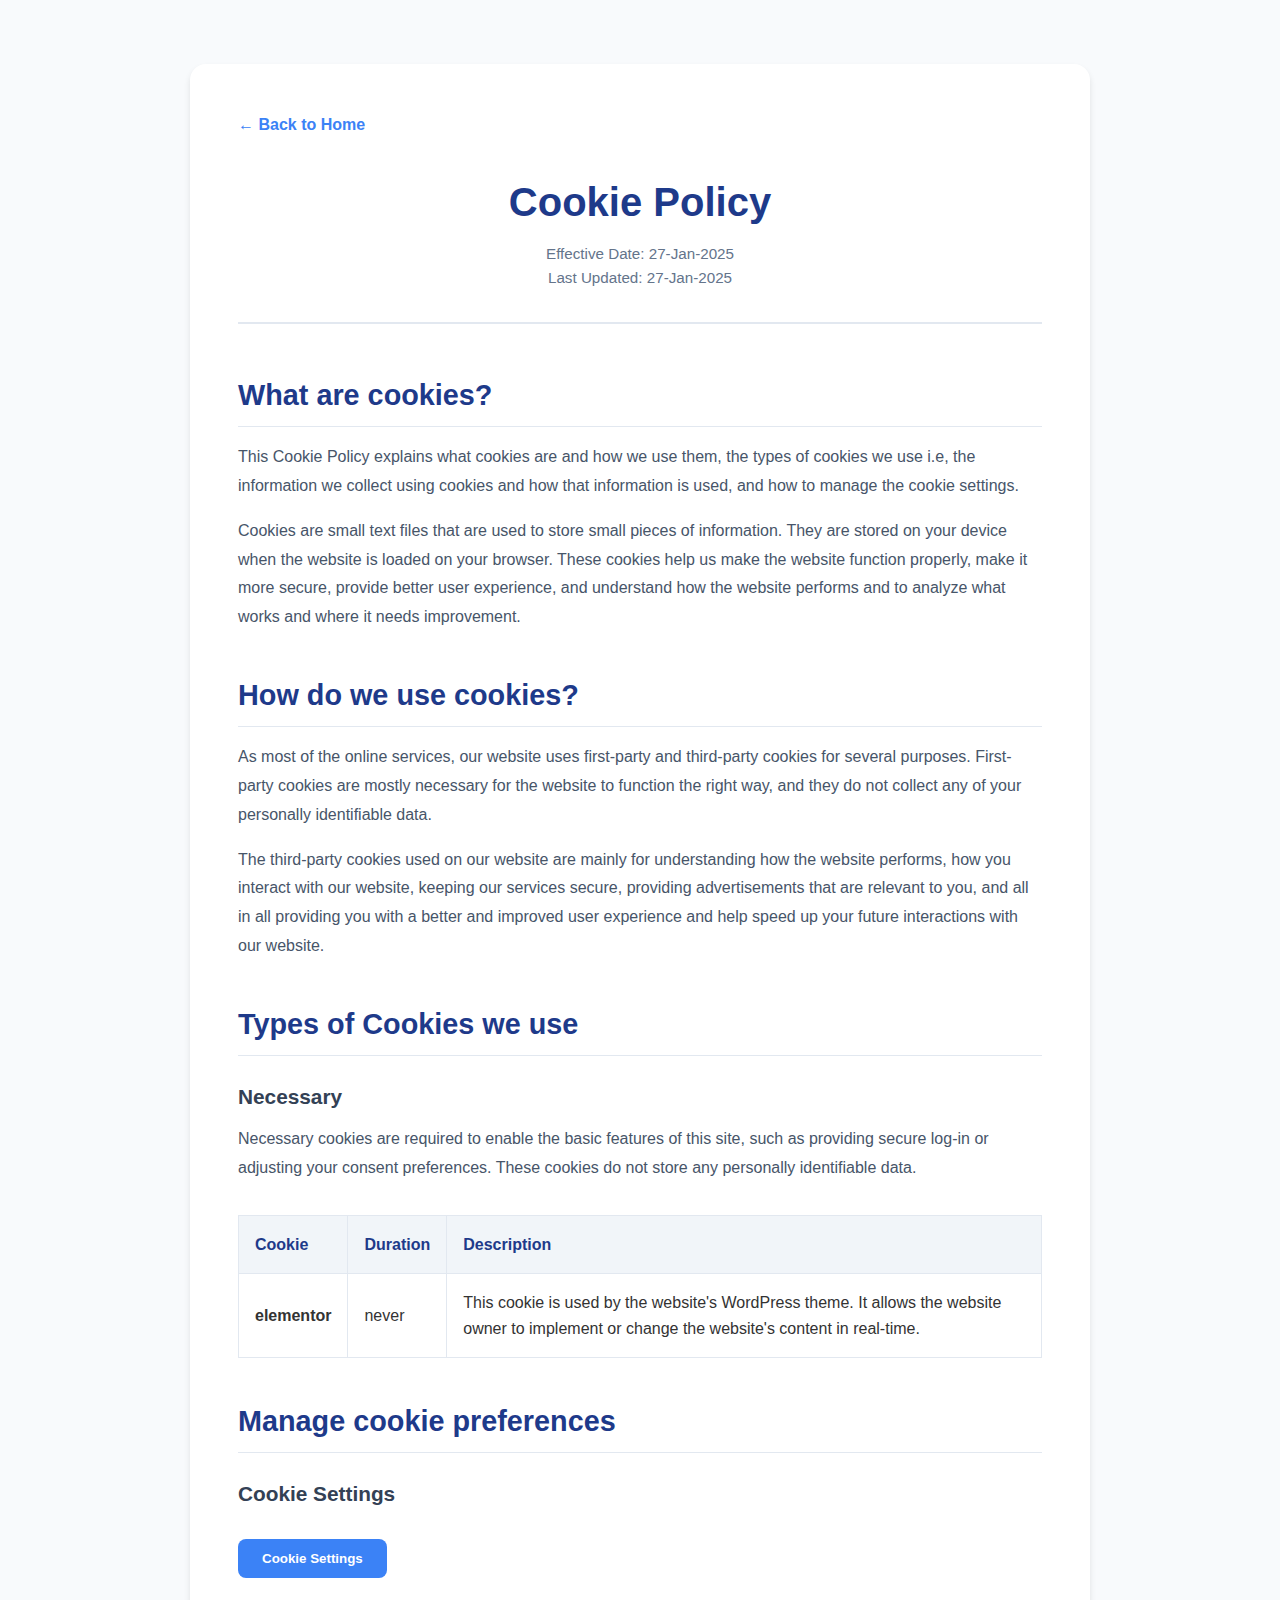
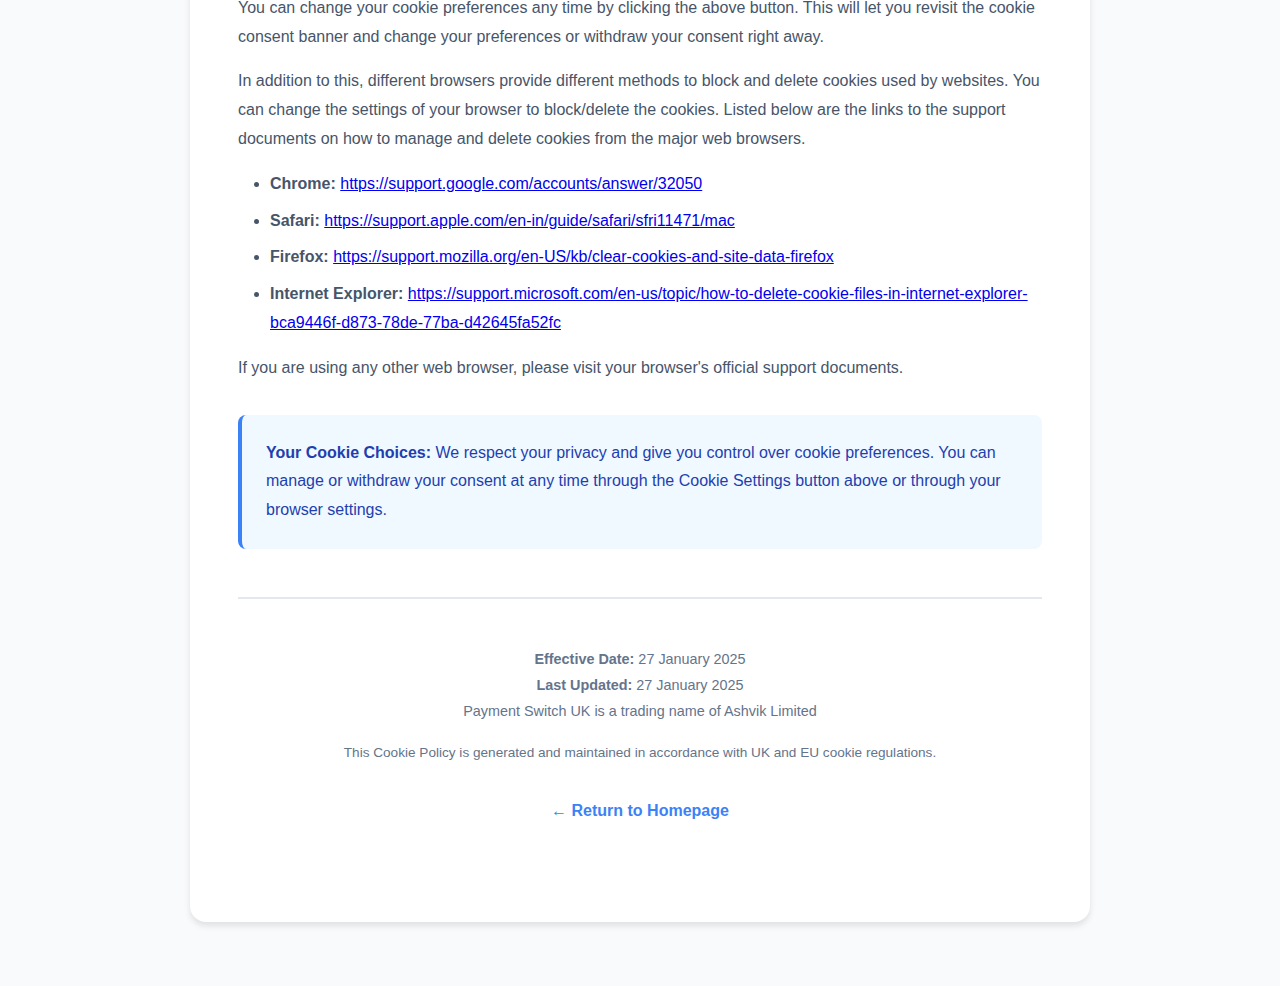
<file: cookies.html>
<!DOCTYPE html>
<html lang="en-GB">
<head>
<meta charset="UTF-8">
<meta name="viewport" content="width=device-width, initial-scale=1.0">
<title>Cookie Policy | Payment Switch UK</title>
<meta name="description" content="Cookie Policy for Payment Switch UK - How we use cookies on our website.">
<meta name="robots" content="index, follow">
<link rel="stylesheet" href="style.css">
<style>
.legal-page {
  background: #f8fafc;
  padding: 4rem 0;
  min-height: 100vh;
}

.legal-container {
  max-width: 900px;
  margin: 0 auto;
  padding: 0 2rem;
  background: white;
  border-radius: 1rem;
  box-shadow: 0 4px 6px rgba(0,0,0,0.1);
  padding: 3rem;
}

.legal-header {
  text-align: center;
  margin-bottom: 3rem;
  padding-bottom: 2rem;
  border-bottom: 2px solid #e2e8f0;
}

.legal-header h1 {
  color: #1e3a8a;
  font-size: 2.5rem;
  margin-bottom: 0.5rem;
}

.legal-header .last-updated {
  color: #64748b;
  font-size: 0.95rem;
}

.legal-content h2 {
  color: #1e3a8a;
  font-size: 1.8rem;
  margin-top: 2.5rem;
  margin-bottom: 1rem;
  padding-bottom: 0.5rem;
  border-bottom: 1px solid #e2e8f0;
}

.legal-content h3 {
  color: #334155;
  font-size: 1.3rem;
  margin-top: 1.5rem;
  margin-bottom: 0.75rem;
}

.legal-content p {
  color: #475569;
  line-height: 1.8;
  margin-bottom: 1rem;
}

.legal-content ul, .legal-content ol {
  margin-left: 2rem;
  margin-bottom: 1rem;
}

.legal-content li {
  color: #475569;
  line-height: 1.8;
  margin-bottom: 0.5rem;
}

.highlight-box {
  background: #f0f9ff;
  border-left: 4px solid #3b82f6;
  padding: 1.5rem;
  margin: 2rem 0;
  border-radius: 0.5rem;
}

.highlight-box p {
  margin: 0;
  color: #1e40af;
  font-weight: 500;
}

.back-home {
  display: inline-block;
  margin-bottom: 2rem;
  color: #3b82f6;
  text-decoration: none;
  font-weight: 600;
}

.back-home:hover {
  text-decoration: underline;
}

.cookie-table {
  width: 100%;
  border-collapse: collapse;
  margin: 2rem 0;
}

.cookie-table th,
.cookie-table td {
  border: 1px solid #e2e8f0;
  padding: 1rem;
  text-align: left;
}

.cookie-table th {
  background: #f1f5f9;
  color: #1e3a8a;
  font-weight: 600;
}

.cookie-settings-btn {
  display: inline-block;
  background: #3b82f6;
  color: white;
  padding: 0.75rem 1.5rem;
  border-radius: 0.5rem;
  text-decoration: none;
  font-weight: 600;
  margin: 1rem 0;
  cursor: pointer;
  border: none;
  transition: background 0.3s ease;
}

.cookie-settings-btn:hover {
  background: #2563eb;
}
</style>
</head>
<body>

<div class="legal-page">
  <div class="legal-container">
    <a href="index.html" class="back-home">← Back to Home</a>
    
    <div class="legal-header">
      <h1>Cookie Policy</h1>
      <p class="last-updated">Effective Date: 27-Jan-2025</p>
      <p class="last-updated">Last Updated: 27-Jan-2025</p>
    </div>

    <div class="legal-content">
      
      <h2>What are cookies?</h2>
      
      <p>This Cookie Policy explains what cookies are and how we use them, the types of cookies we use i.e, the information we collect using cookies and how that information is used, and how to manage the cookie settings.</p>

      <p>Cookies are small text files that are used to store small pieces of information. They are stored on your device when the website is loaded on your browser. These cookies help us make the website function properly, make it more secure, provide better user experience, and understand how the website performs and to analyze what works and where it needs improvement.</p>

      <h2>How do we use cookies?</h2>
      
      <p>As most of the online services, our website uses first-party and third-party cookies for several purposes. First-party cookies are mostly necessary for the website to function the right way, and they do not collect any of your personally identifiable data.</p>

      <p>The third-party cookies used on our website are mainly for understanding how the website performs, how you interact with our website, keeping our services secure, providing advertisements that are relevant to you, and all in all providing you with a better and improved user experience and help speed up your future interactions with our website.</p>

      <h2>Types of Cookies we use</h2>

      <h3>Necessary</h3>
      
      <p>Necessary cookies are required to enable the basic features of this site, such as providing secure log-in or adjusting your consent preferences. These cookies do not store any personally identifiable data.</p>

      <table class="cookie-table">
        <thead>
          <tr>
            <th>Cookie</th>
            <th>Duration</th>
            <th>Description</th>
          </tr>
        </thead>
        <tbody>
          <tr>
            <td><strong>elementor</strong></td>
            <td>never</td>
            <td>This cookie is used by the website's WordPress theme. It allows the website owner to implement or change the website's content in real-time.</td>
          </tr>
        </tbody>
      </table>

      <h2>Manage cookie preferences</h2>

      <h3>Cookie Settings</h3>
      
      <button class="cookie-settings-btn" onclick="alert('Cookie settings panel would appear here. Please implement your cookie consent solution.')">Cookie Settings</button>

      <p>You can change your cookie preferences any time by clicking the above button. This will let you revisit the cookie consent banner and change your preferences or withdraw your consent right away.</p>

      <p>In addition to this, different browsers provide different methods to block and delete cookies used by websites. You can change the settings of your browser to block/delete the cookies. Listed below are the links to the support documents on how to manage and delete cookies from the major web browsers.</p>

      <ul>
        <li><strong>Chrome:</strong> <a href="https://support.google.com/accounts/answer/32050" target="_blank">https://support.google.com/accounts/answer/32050</a></li>
        <li><strong>Safari:</strong> <a href="https://support.apple.com/en-in/guide/safari/sfri11471/mac" target="_blank">https://support.apple.com/en-in/guide/safari/sfri11471/mac</a></li>
        <li><strong>Firefox:</strong> <a href="https://support.mozilla.org/en-US/kb/clear-cookies-and-site-data-firefox?redirectslug=delete-cookies-remove-info-websites-stored&redirectlocale=en-US" target="_blank">https://support.mozilla.org/en-US/kb/clear-cookies-and-site-data-firefox</a></li>
        <li><strong>Internet Explorer:</strong> <a href="https://support.microsoft.com/en-us/topic/how-to-delete-cookie-files-in-internet-explorer-bca9446f-d873-78de-77ba-d42645fa52fc" target="_blank">https://support.microsoft.com/en-us/topic/how-to-delete-cookie-files-in-internet-explorer-bca9446f-d873-78de-77ba-d42645fa52fc</a></li>
      </ul>

      <p>If you are using any other web browser, please visit your browser's official support documents.</p>

      <div class="highlight-box">
        <p><strong>Your Cookie Choices:</strong> We respect your privacy and give you control over cookie preferences. You can manage or withdraw your consent at any time through the Cookie Settings button above or through your browser settings.</p>
      </div>

      <hr style="margin: 3rem 0; border: none; border-top: 2px solid #e2e8f0;">
      
      <p style="text-align: center; color: #64748b; font-size: 0.9rem;">
        <strong>Effective Date:</strong> 27 January 2025<br>
        <strong>Last Updated:</strong> 27 January 2025<br>
        Payment Switch UK is a trading name of Ashvik Limited
      </p>

      <p style="text-align: center; color: #64748b; font-size: 0.85rem; margin-top: 1rem;">
        This Cookie Policy is generated and maintained in accordance with UK and EU cookie regulations.
      </p>
      
      <p style="text-align: center; margin-top: 2rem;">
        <a href="index.html" class="back-home">← Return to Homepage</a>
      </p>

    </div>
  </div>
</div>

</body>
</html>
</file>
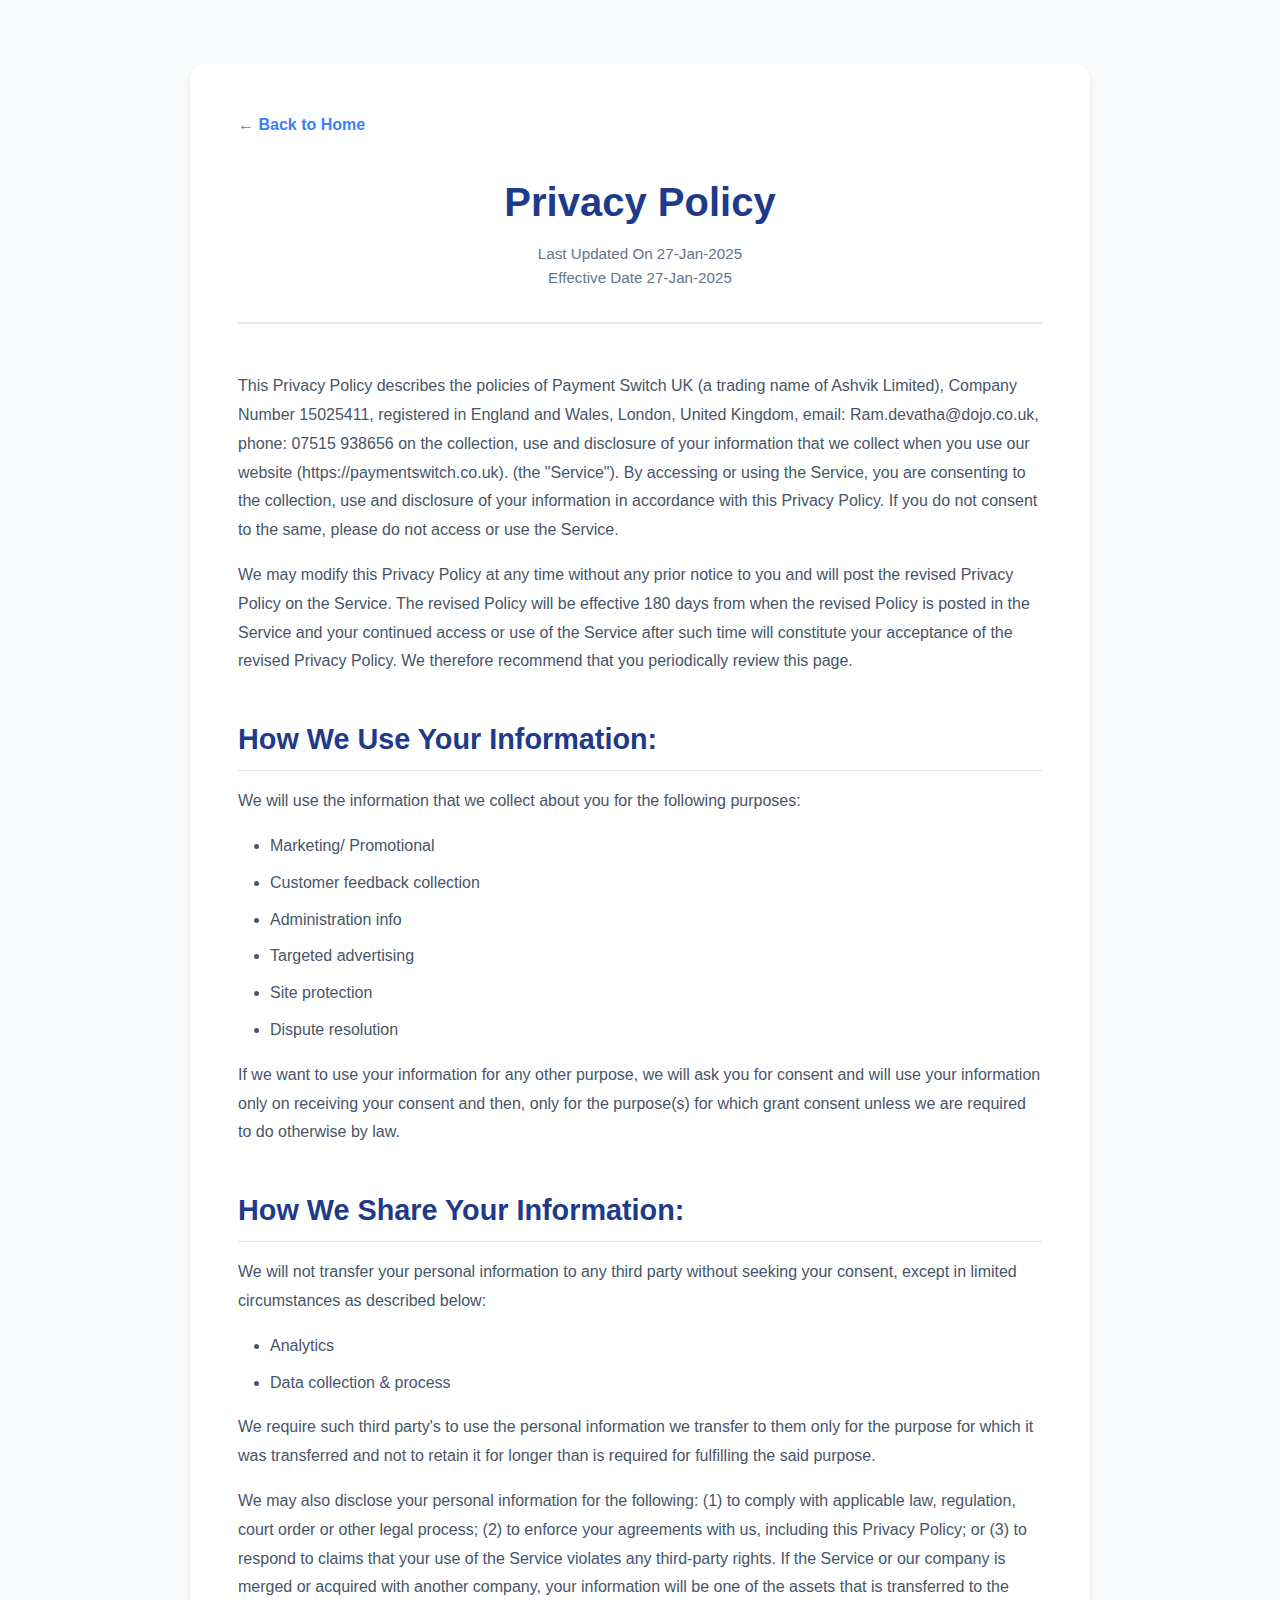
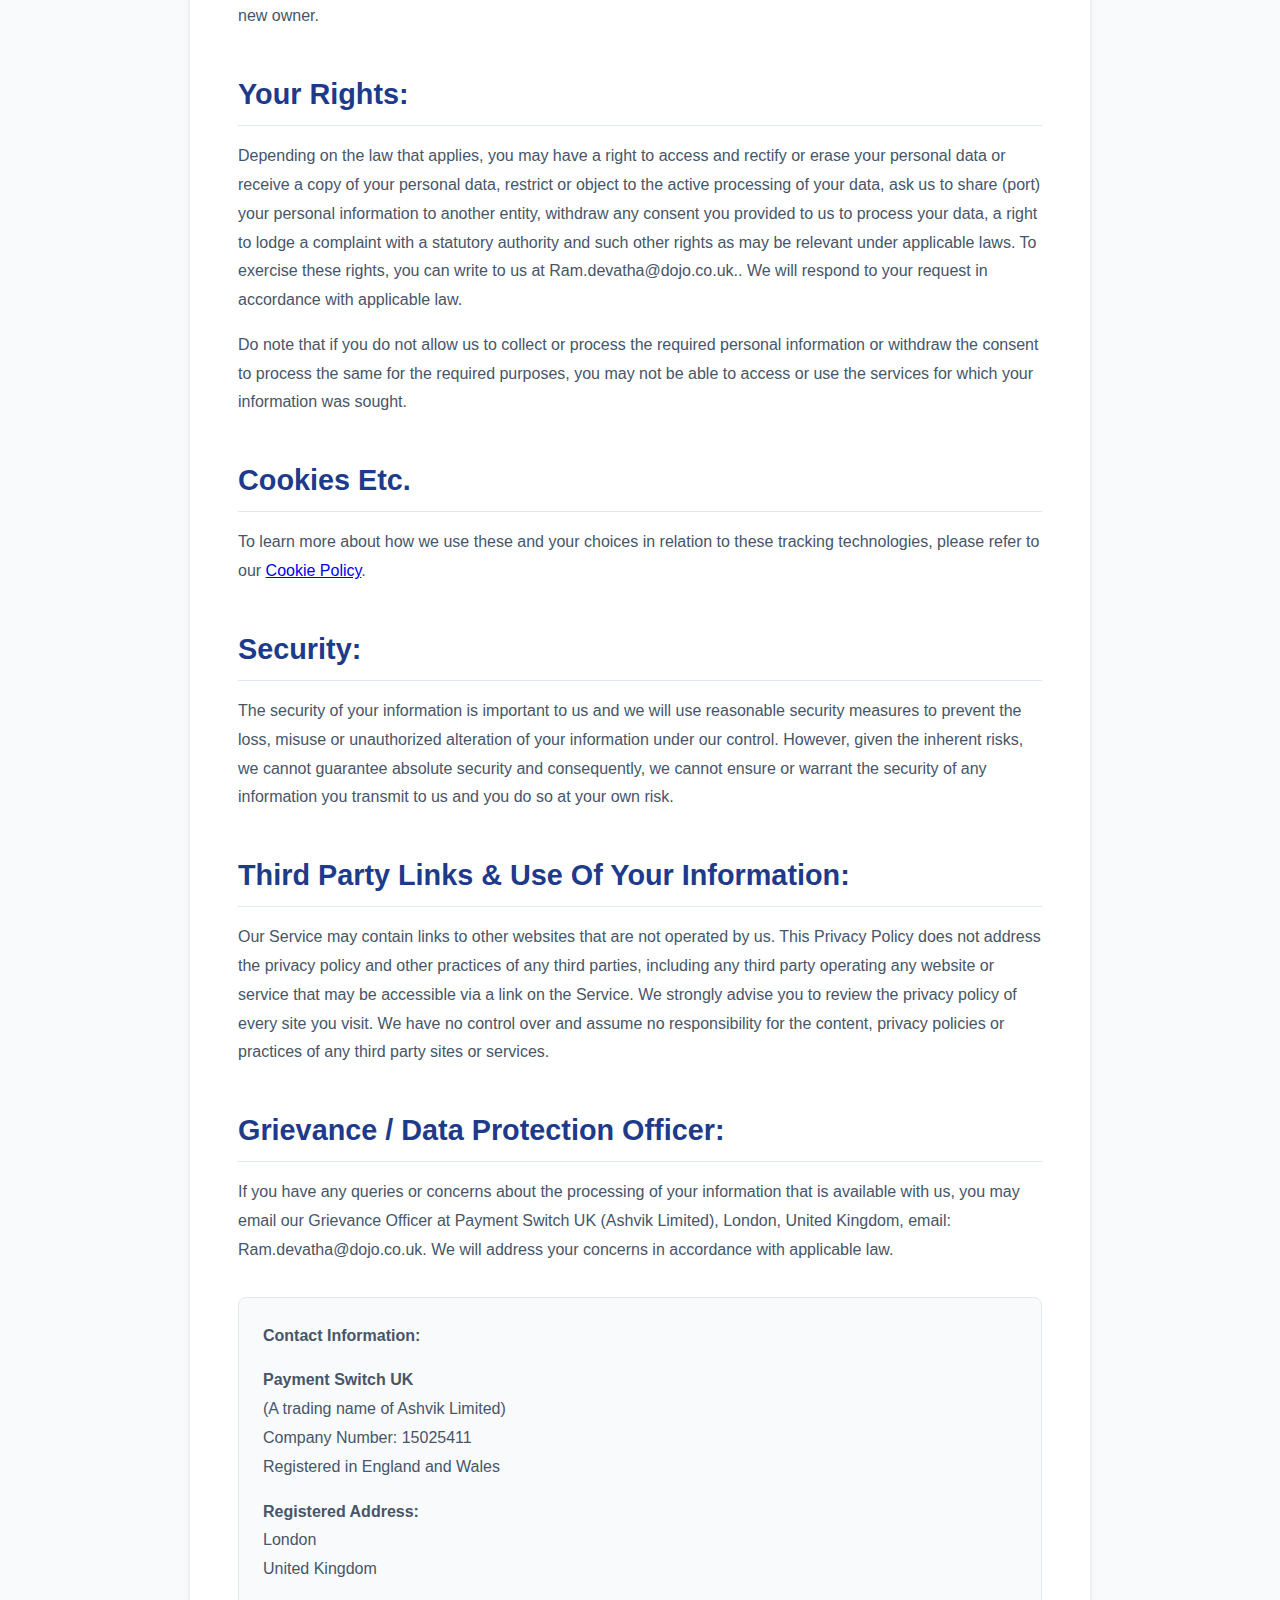
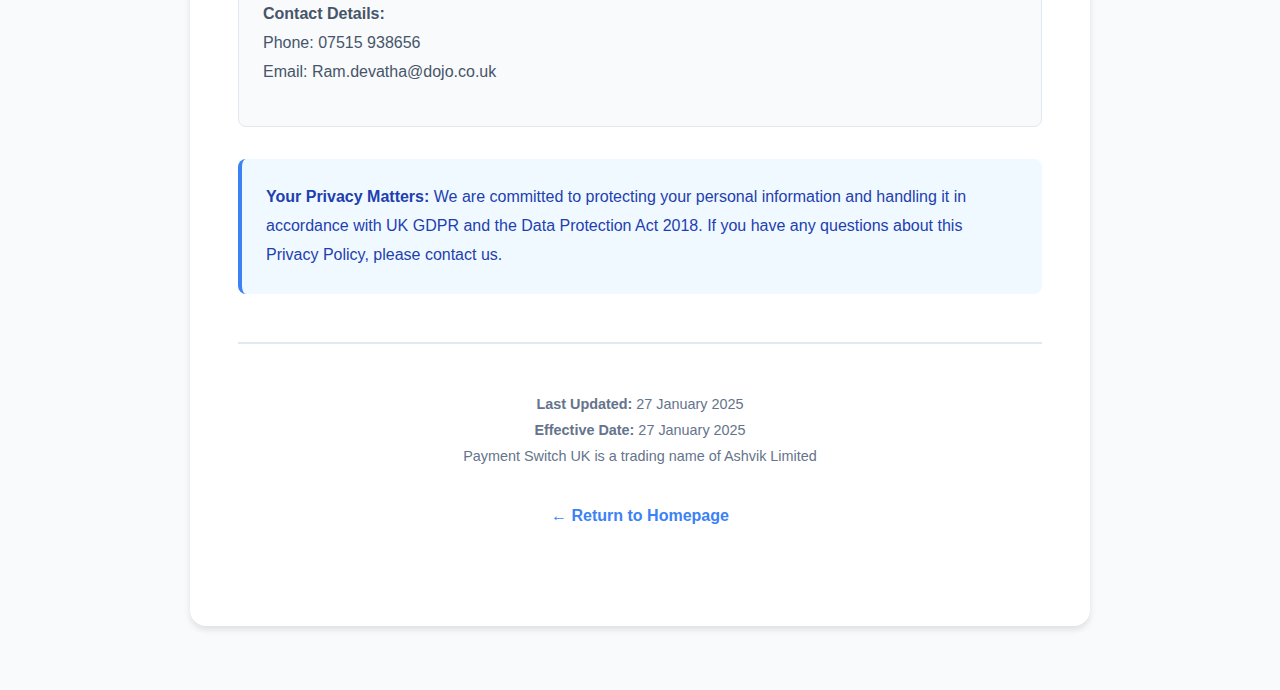
<file: privacy.html>
<!DOCTYPE html>
<html lang="en-GB">
<head>
<meta charset="UTF-8">
<meta name="viewport" content="width=device-width, initial-scale=1.0">
<title>Privacy Policy | Payment Switch UK</title>
<meta name="description" content="Privacy Policy for Payment Switch UK - How we collect, use and protect your personal data.">
<meta name="robots" content="index, follow">
<link rel="stylesheet" href="style.css">
<style>
.legal-page {
  background: #f8fafc;
  padding: 4rem 0;
  min-height: 100vh;
}

.legal-container {
  max-width: 900px;
  margin: 0 auto;
  padding: 0 2rem;
  background: white;
  border-radius: 1rem;
  box-shadow: 0 4px 6px rgba(0,0,0,0.1);
  padding: 3rem;
}

.legal-header {
  text-align: center;
  margin-bottom: 3rem;
  padding-bottom: 2rem;
  border-bottom: 2px solid #e2e8f0;
}

.legal-header h1 {
  color: #1e3a8a;
  font-size: 2.5rem;
  margin-bottom: 0.5rem;
}

.legal-header .last-updated {
  color: #64748b;
  font-size: 0.95rem;
}

.legal-content h2 {
  color: #1e3a8a;
  font-size: 1.8rem;
  margin-top: 2.5rem;
  margin-bottom: 1rem;
  padding-bottom: 0.5rem;
  border-bottom: 1px solid #e2e8f0;
}

.legal-content h3 {
  color: #334155;
  font-size: 1.3rem;
  margin-top: 1.5rem;
  margin-bottom: 0.75rem;
}

.legal-content p {
  color: #475569;
  line-height: 1.8;
  margin-bottom: 1rem;
}

.legal-content ul, .legal-content ol {
  margin-left: 2rem;
  margin-bottom: 1rem;
}

.legal-content li {
  color: #475569;
  line-height: 1.8;
  margin-bottom: 0.5rem;
}

.highlight-box {
  background: #f0f9ff;
  border-left: 4px solid #3b82f6;
  padding: 1.5rem;
  margin: 2rem 0;
  border-radius: 0.5rem;
}

.highlight-box p {
  margin: 0;
  color: #1e40af;
  font-weight: 500;
}

.back-home {
  display: inline-block;
  margin-bottom: 2rem;
  color: #3b82f6;
  text-decoration: none;
  font-weight: 600;
}

.back-home:hover {
  text-decoration: underline;
}

.info-box {
  background: #f8fafc;
  border: 1px solid #e2e8f0;
  border-radius: 0.5rem;
  padding: 1.5rem;
  margin: 2rem 0;
}
</style>
</head>
<body>

<div class="legal-page">
  <div class="legal-container">
    <a href="index.html" class="back-home">← Back to Home</a>
    
    <div class="legal-header">
      <h1>Privacy Policy</h1>
      <p class="last-updated">Last Updated On 27-Jan-2025</p>
      <p class="last-updated">Effective Date 27-Jan-2025</p>
    </div>

    <div class="legal-content">
      
      <p>This Privacy Policy describes the policies of Payment Switch UK (a trading name of Ashvik Limited), Company Number 15025411, registered in England and Wales, London, United Kingdom, email: Ram.devatha@dojo.co.uk, phone: 07515 938656 on the collection, use and disclosure of your information that we collect when you use our website (https://paymentswitch.co.uk). (the "Service"). By accessing or using the Service, you are consenting to the collection, use and disclosure of your information in accordance with this Privacy Policy. If you do not consent to the same, please do not access or use the Service.</p>

      <p>We may modify this Privacy Policy at any time without any prior notice to you and will post the revised Privacy Policy on the Service. The revised Policy will be effective 180 days from when the revised Policy is posted in the Service and your continued access or use of the Service after such time will constitute your acceptance of the revised Privacy Policy. We therefore recommend that you periodically review this page.</p>

      <h2>How We Use Your Information:</h2>
      
      <p>We will use the information that we collect about you for the following purposes:</p>

      <ul>
        <li>Marketing/ Promotional</li>
        <li>Customer feedback collection</li>
        <li>Administration info</li>
        <li>Targeted advertising</li>
        <li>Site protection</li>
        <li>Dispute resolution</li>
      </ul>

      <p>If we want to use your information for any other purpose, we will ask you for consent and will use your information only on receiving your consent and then, only for the purpose(s) for which grant consent unless we are required to do otherwise by law.</p>

      <h2>How We Share Your Information:</h2>
      
      <p>We will not transfer your personal information to any third party without seeking your consent, except in limited circumstances as described below:</p>

      <ul>
        <li>Analytics</li>
        <li>Data collection & process</li>
      </ul>

      <p>We require such third party's to use the personal information we transfer to them only for the purpose for which it was transferred and not to retain it for longer than is required for fulfilling the said purpose.</p>

      <p>We may also disclose your personal information for the following: (1) to comply with applicable law, regulation, court order or other legal process; (2) to enforce your agreements with us, including this Privacy Policy; or (3) to respond to claims that your use of the Service violates any third-party rights. If the Service or our company is merged or acquired with another company, your information will be one of the assets that is transferred to the new owner.</p>

      <h2>Your Rights:</h2>
      
      <p>Depending on the law that applies, you may have a right to access and rectify or erase your personal data or receive a copy of your personal data, restrict or object to the active processing of your data, ask us to share (port) your personal information to another entity, withdraw any consent you provided to us to process your data, a right to lodge a complaint with a statutory authority and such other rights as may be relevant under applicable laws. To exercise these rights, you can write to us at Ram.devatha@dojo.co.uk.. We will respond to your request in accordance with applicable law.</p>

      <p>Do note that if you do not allow us to collect or process the required personal information or withdraw the consent to process the same for the required purposes, you may not be able to access or use the services for which your information was sought.</p>

      <h2>Cookies Etc.</h2>
      
      <p>To learn more about how we use these and your choices in relation to these tracking technologies, please refer to our <a href="cookies.html">Cookie Policy</a>.</p>

      <h2>Security:</h2>
      
      <p>The security of your information is important to us and we will use reasonable security measures to prevent the loss, misuse or unauthorized alteration of your information under our control. However, given the inherent risks, we cannot guarantee absolute security and consequently, we cannot ensure or warrant the security of any information you transmit to us and you do so at your own risk.</p>

      <h2>Third Party Links & Use Of Your Information:</h2>
      
      <p>Our Service may contain links to other websites that are not operated by us. This Privacy Policy does not address the privacy policy and other practices of any third parties, including any third party operating any website or service that may be accessible via a link on the Service. We strongly advise you to review the privacy policy of every site you visit. We have no control over and assume no responsibility for the content, privacy policies or practices of any third party sites or services.</p>

      <h2>Grievance / Data Protection Officer:</h2>
      
      <p>If you have any queries or concerns about the processing of your information that is available with us, you may email our Grievance Officer at Payment Switch UK (Ashvik Limited), London, United Kingdom, email: Ram.devatha@dojo.co.uk. We will address your concerns in accordance with applicable law.</p>

      <div class="info-box">
        <p><strong>Contact Information:</strong></p>
        <p><strong>Payment Switch UK</strong><br>
        (A trading name of Ashvik Limited)<br>
        Company Number: 15025411<br>
        Registered in England and Wales</p>
        
        <p><strong>Registered Address:</strong><br>
        London<br>
        United Kingdom</p>
        
        <p><strong>Contact Details:</strong><br>
        Phone: 07515 938656<br>
        Email: Ram.devatha@dojo.co.uk</p>
      </div>

      <div class="highlight-box">
        <p><strong>Your Privacy Matters:</strong> We are committed to protecting your personal information and handling it in accordance with UK GDPR and the Data Protection Act 2018. If you have any questions about this Privacy Policy, please contact us.</p>
      </div>

      <hr style="margin: 3rem 0; border: none; border-top: 2px solid #e2e8f0;">
      
      <p style="text-align: center; color: #64748b; font-size: 0.9rem;">
        <strong>Last Updated:</strong> 27 January 2025<br>
        <strong>Effective Date:</strong> 27 January 2025<br>
        Payment Switch UK is a trading name of Ashvik Limited
      </p>
      
      <p style="text-align: center; margin-top: 2rem;">
        <a href="index.html" class="back-home">← Return to Homepage</a>
      </p>

    </div>
  </div>
</div>

</body>
</html>
</file>
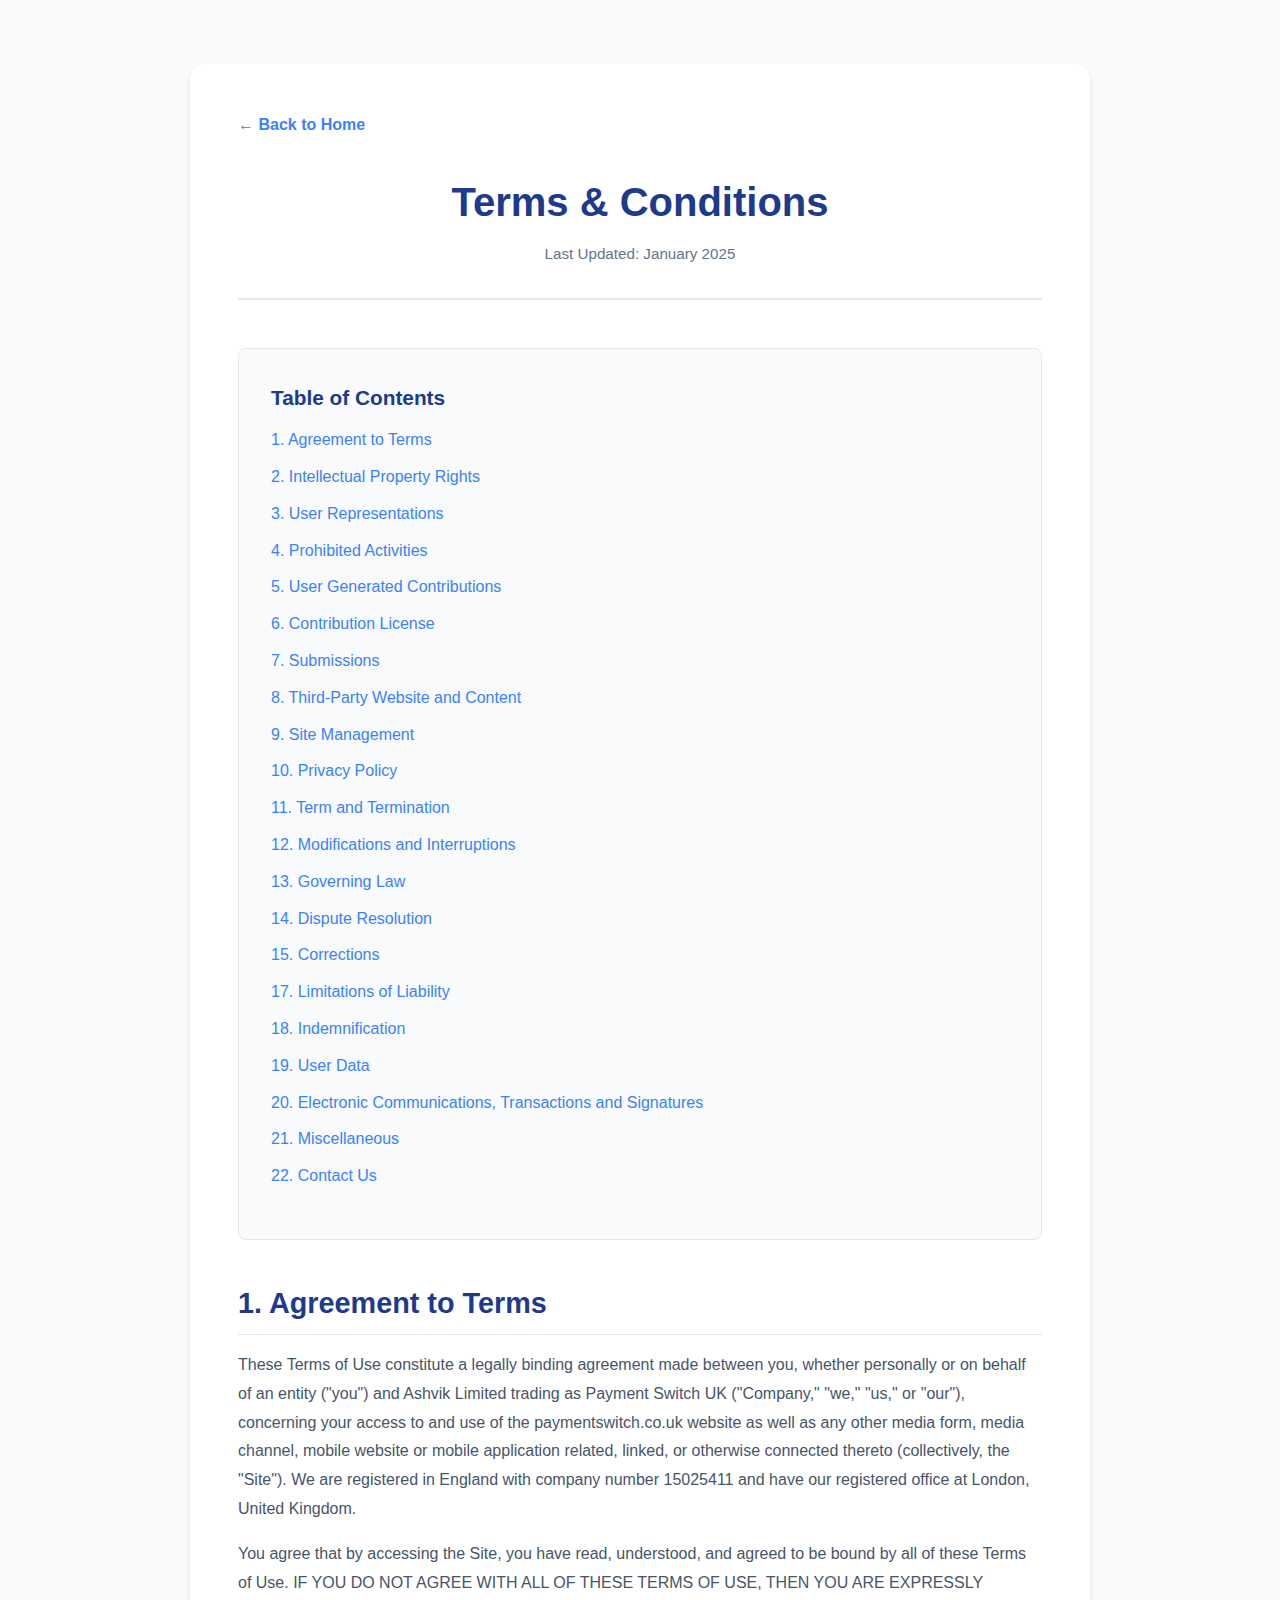
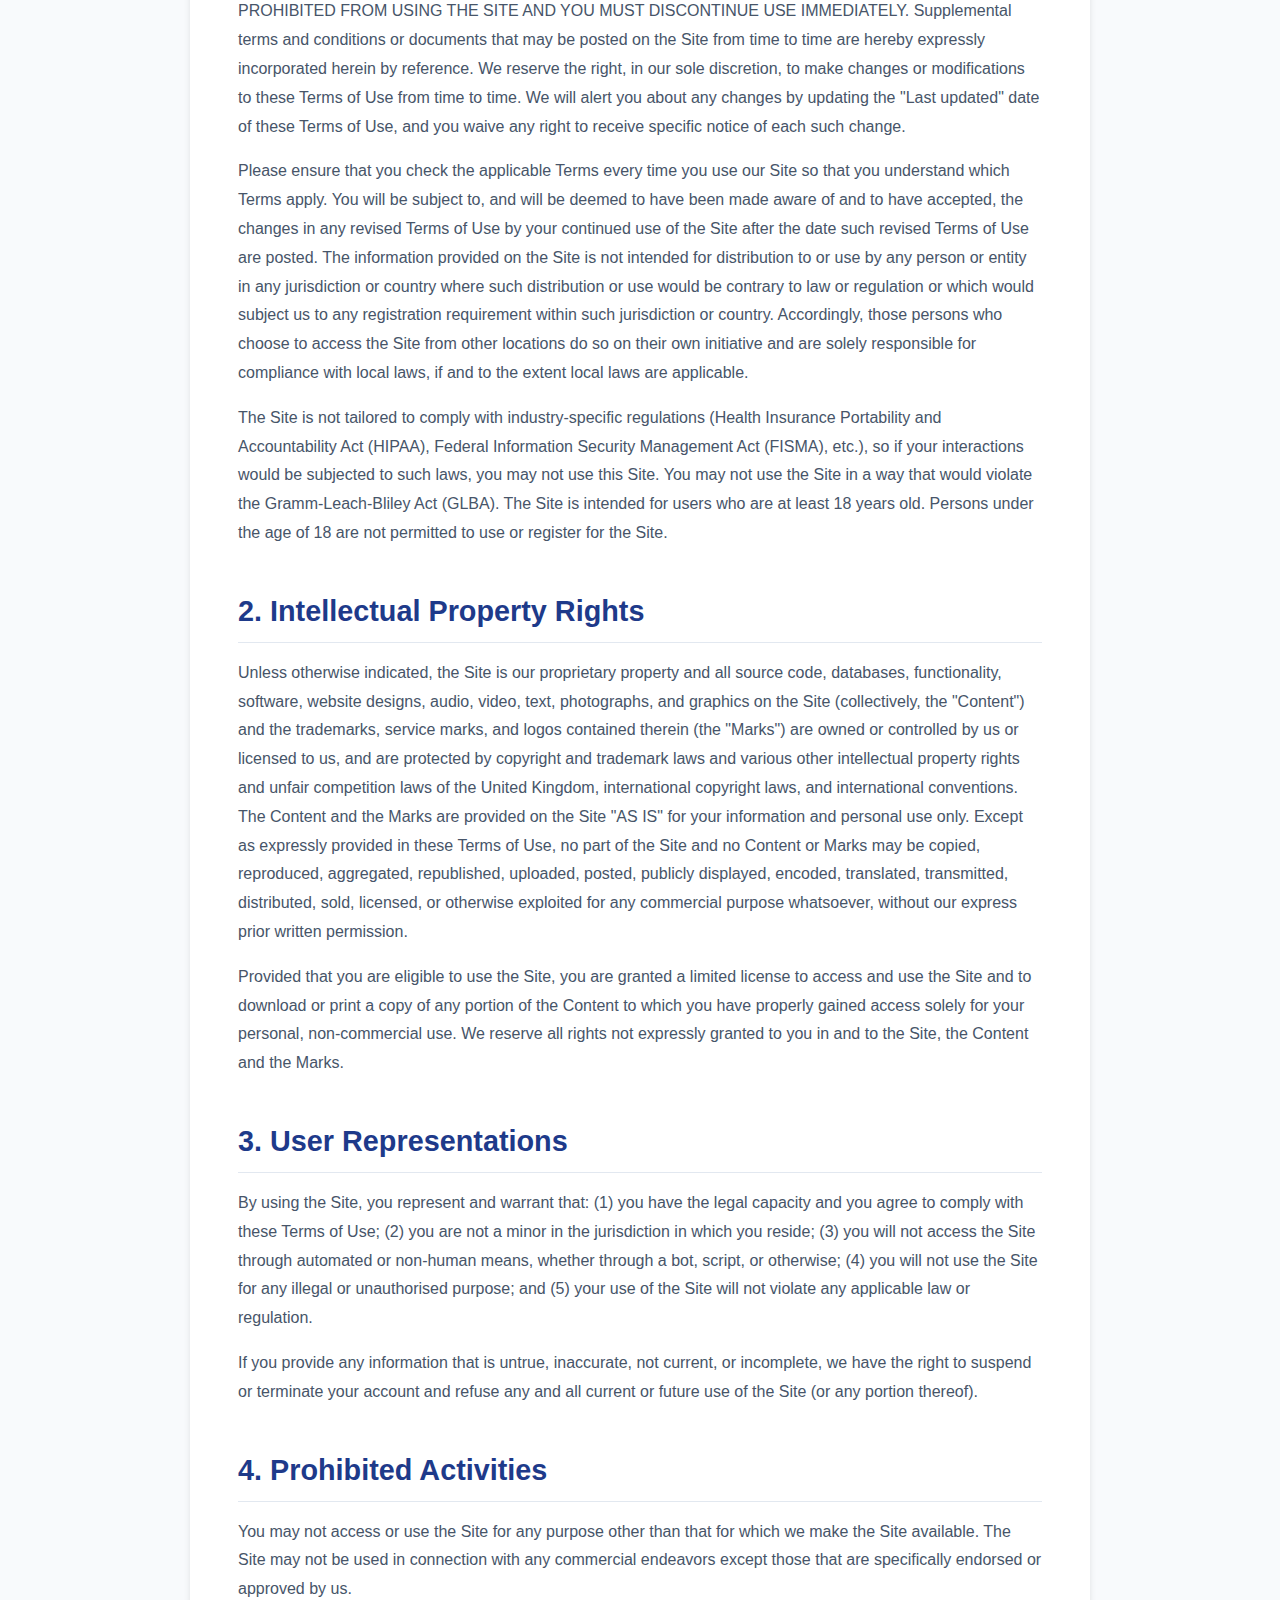
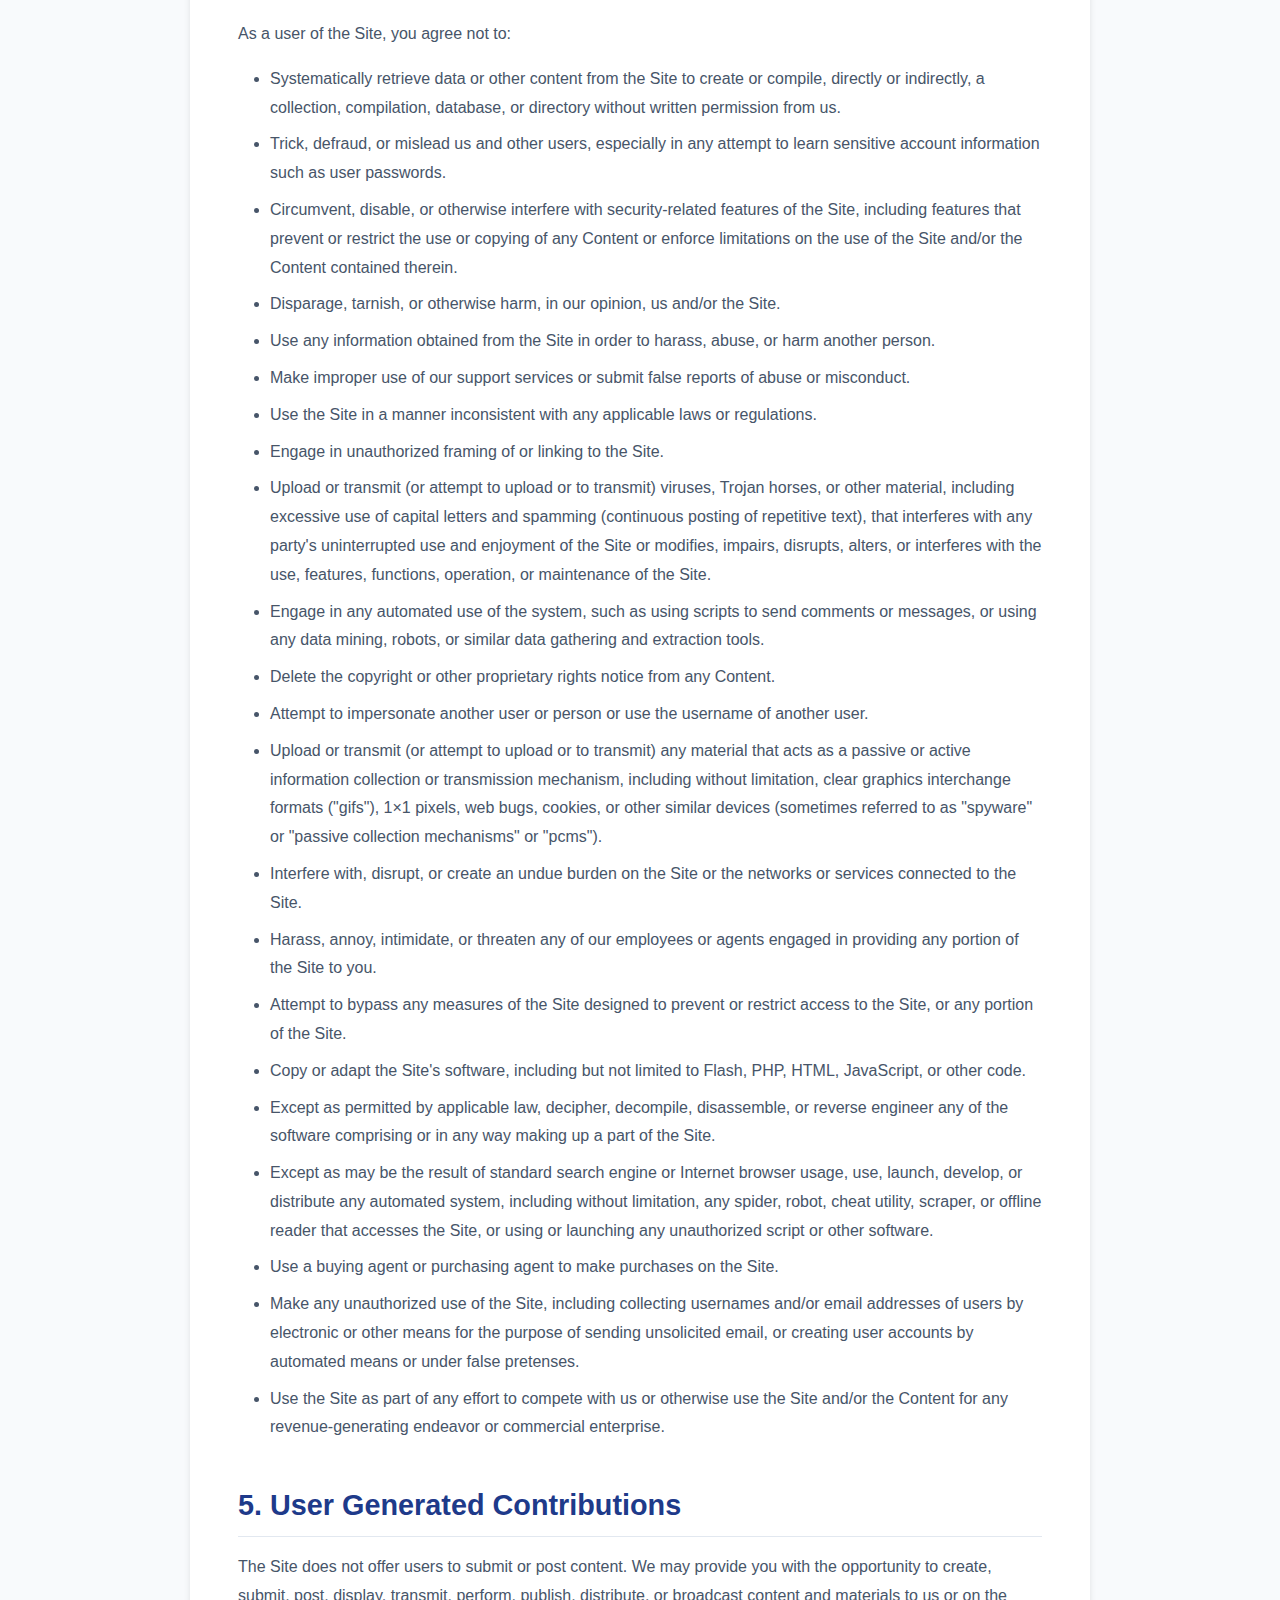
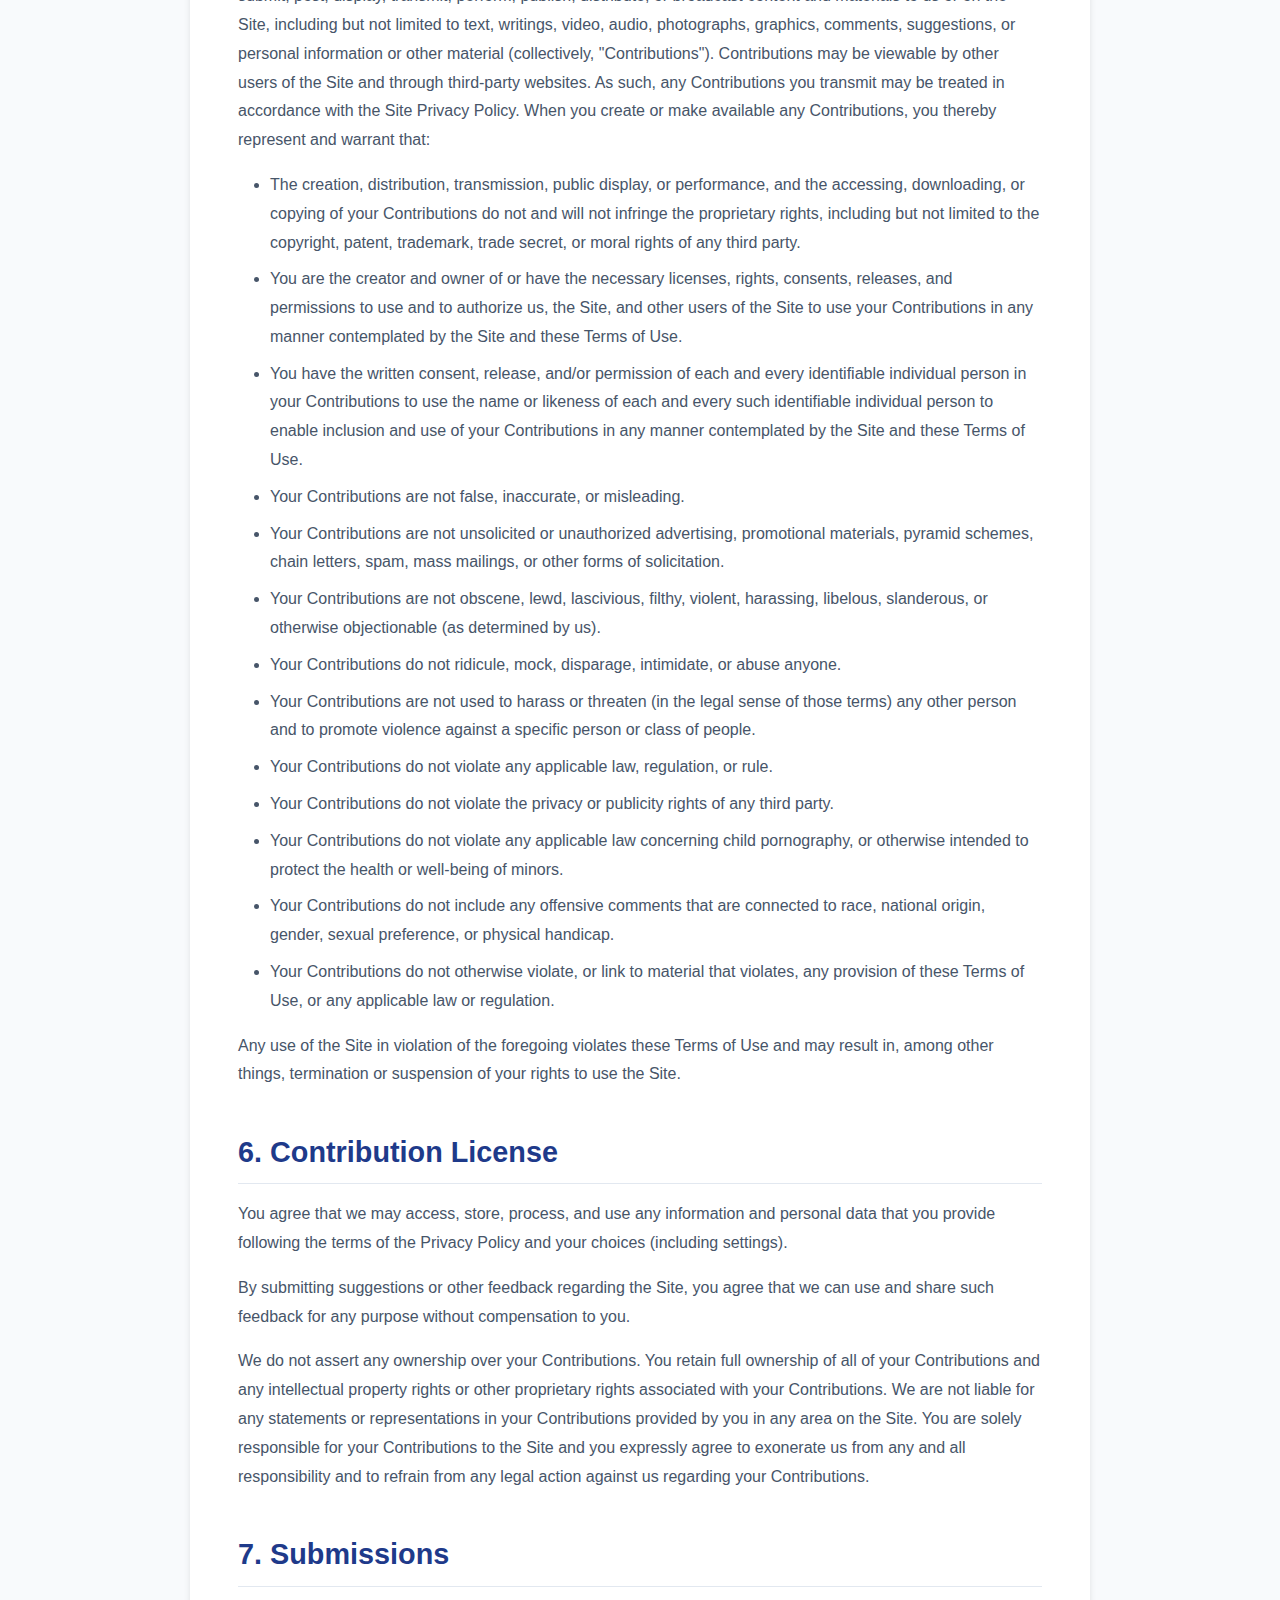
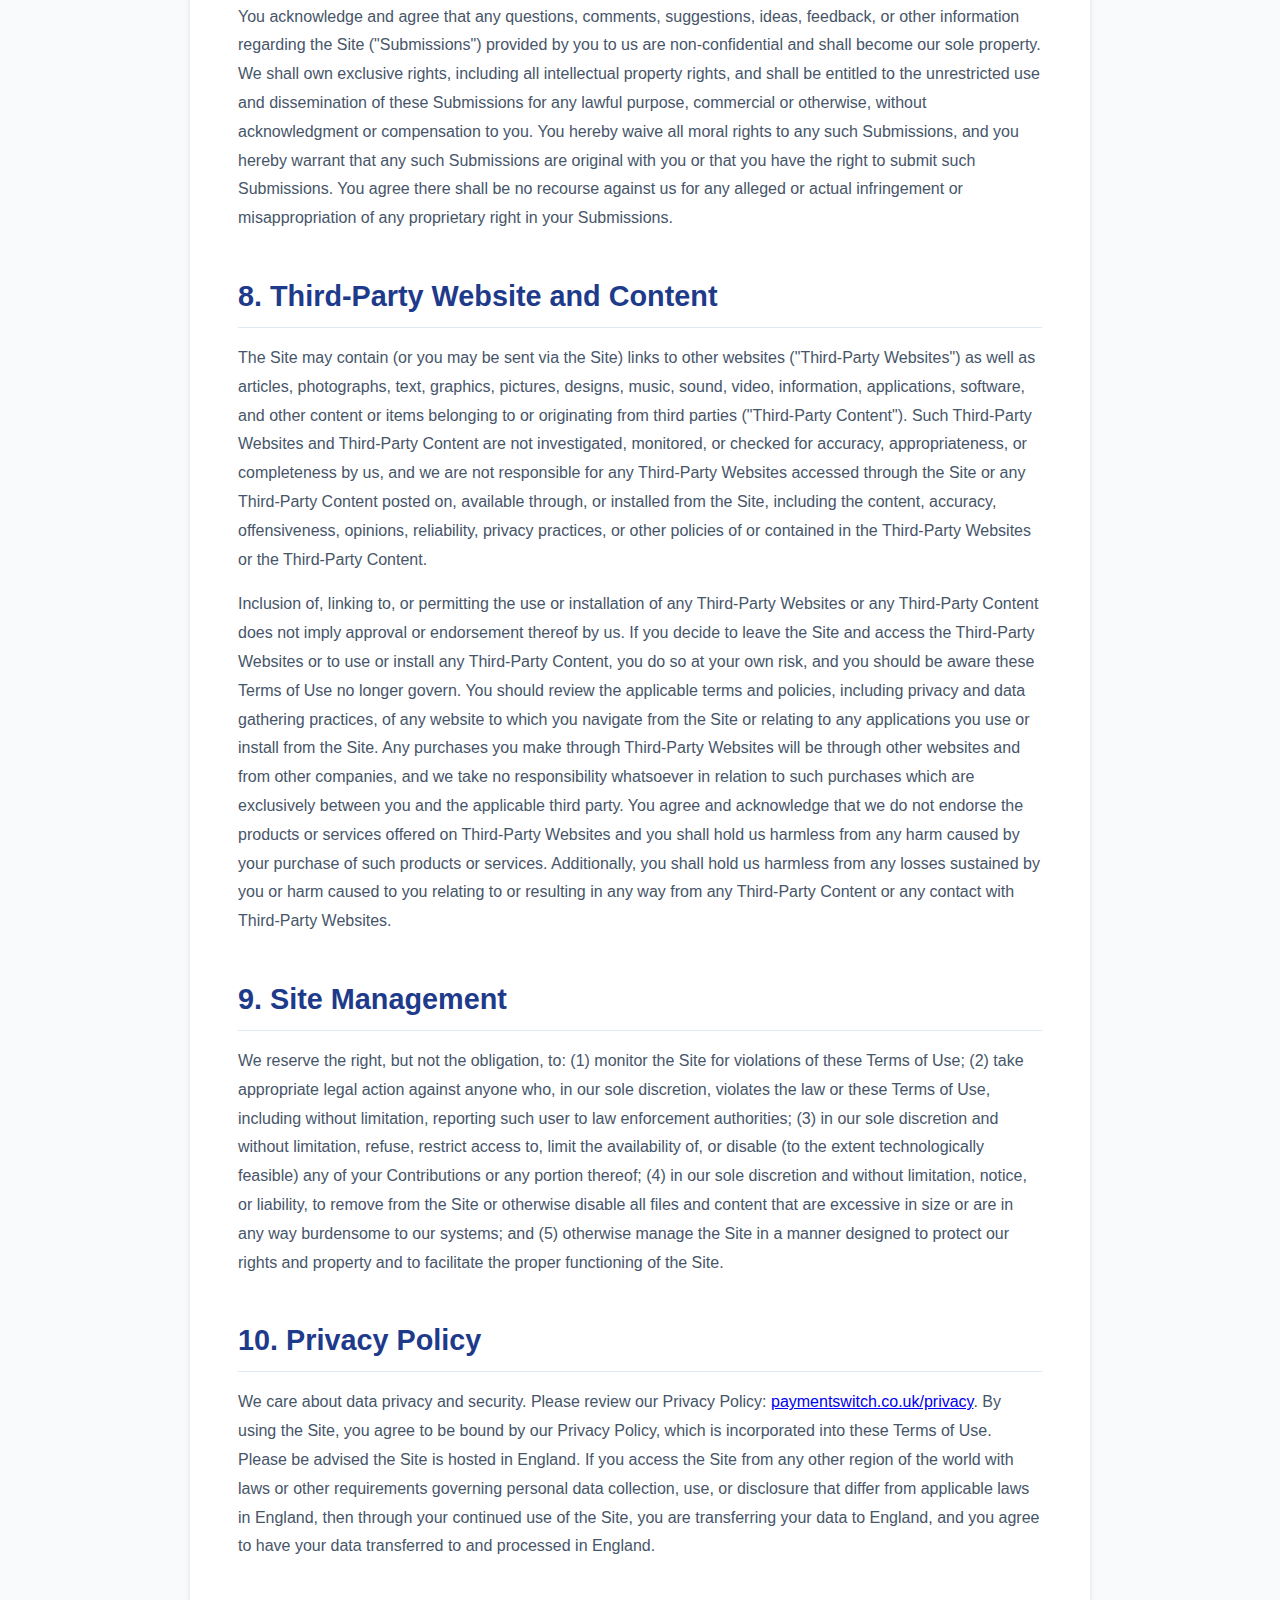
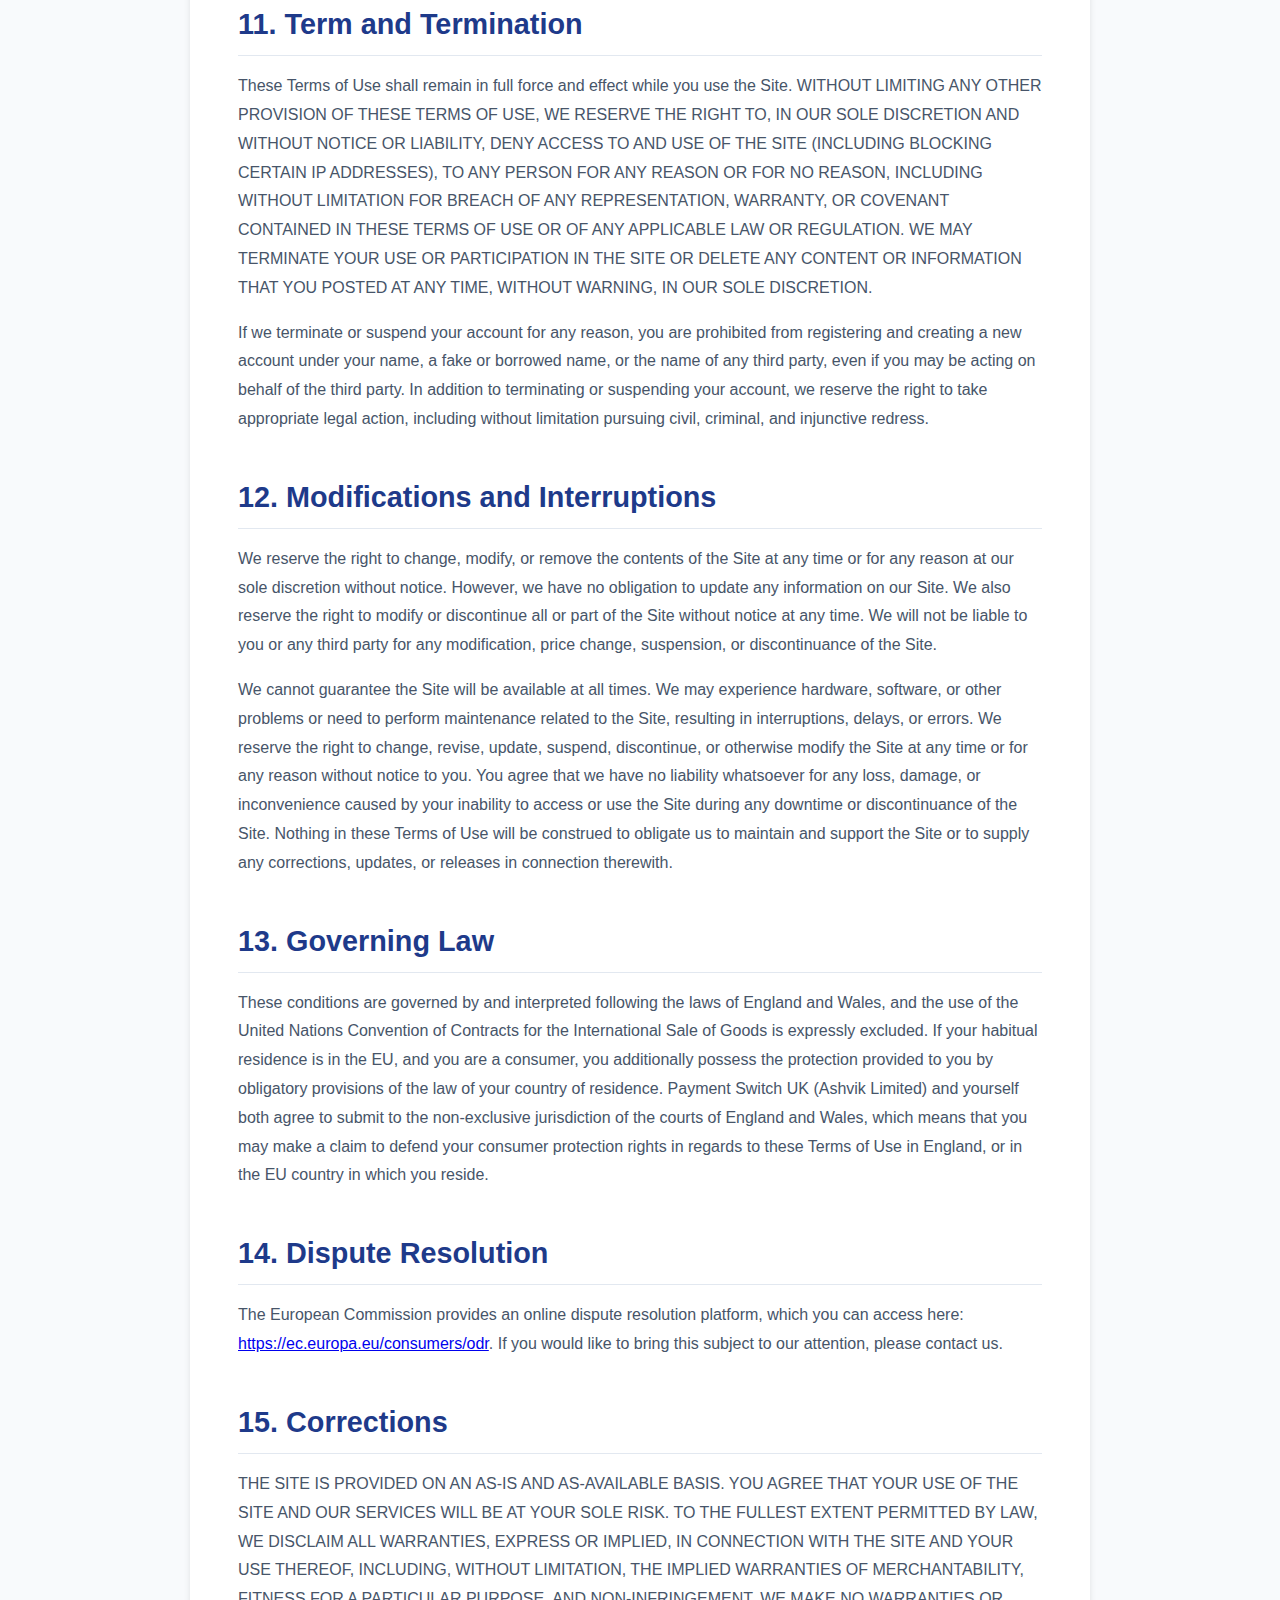
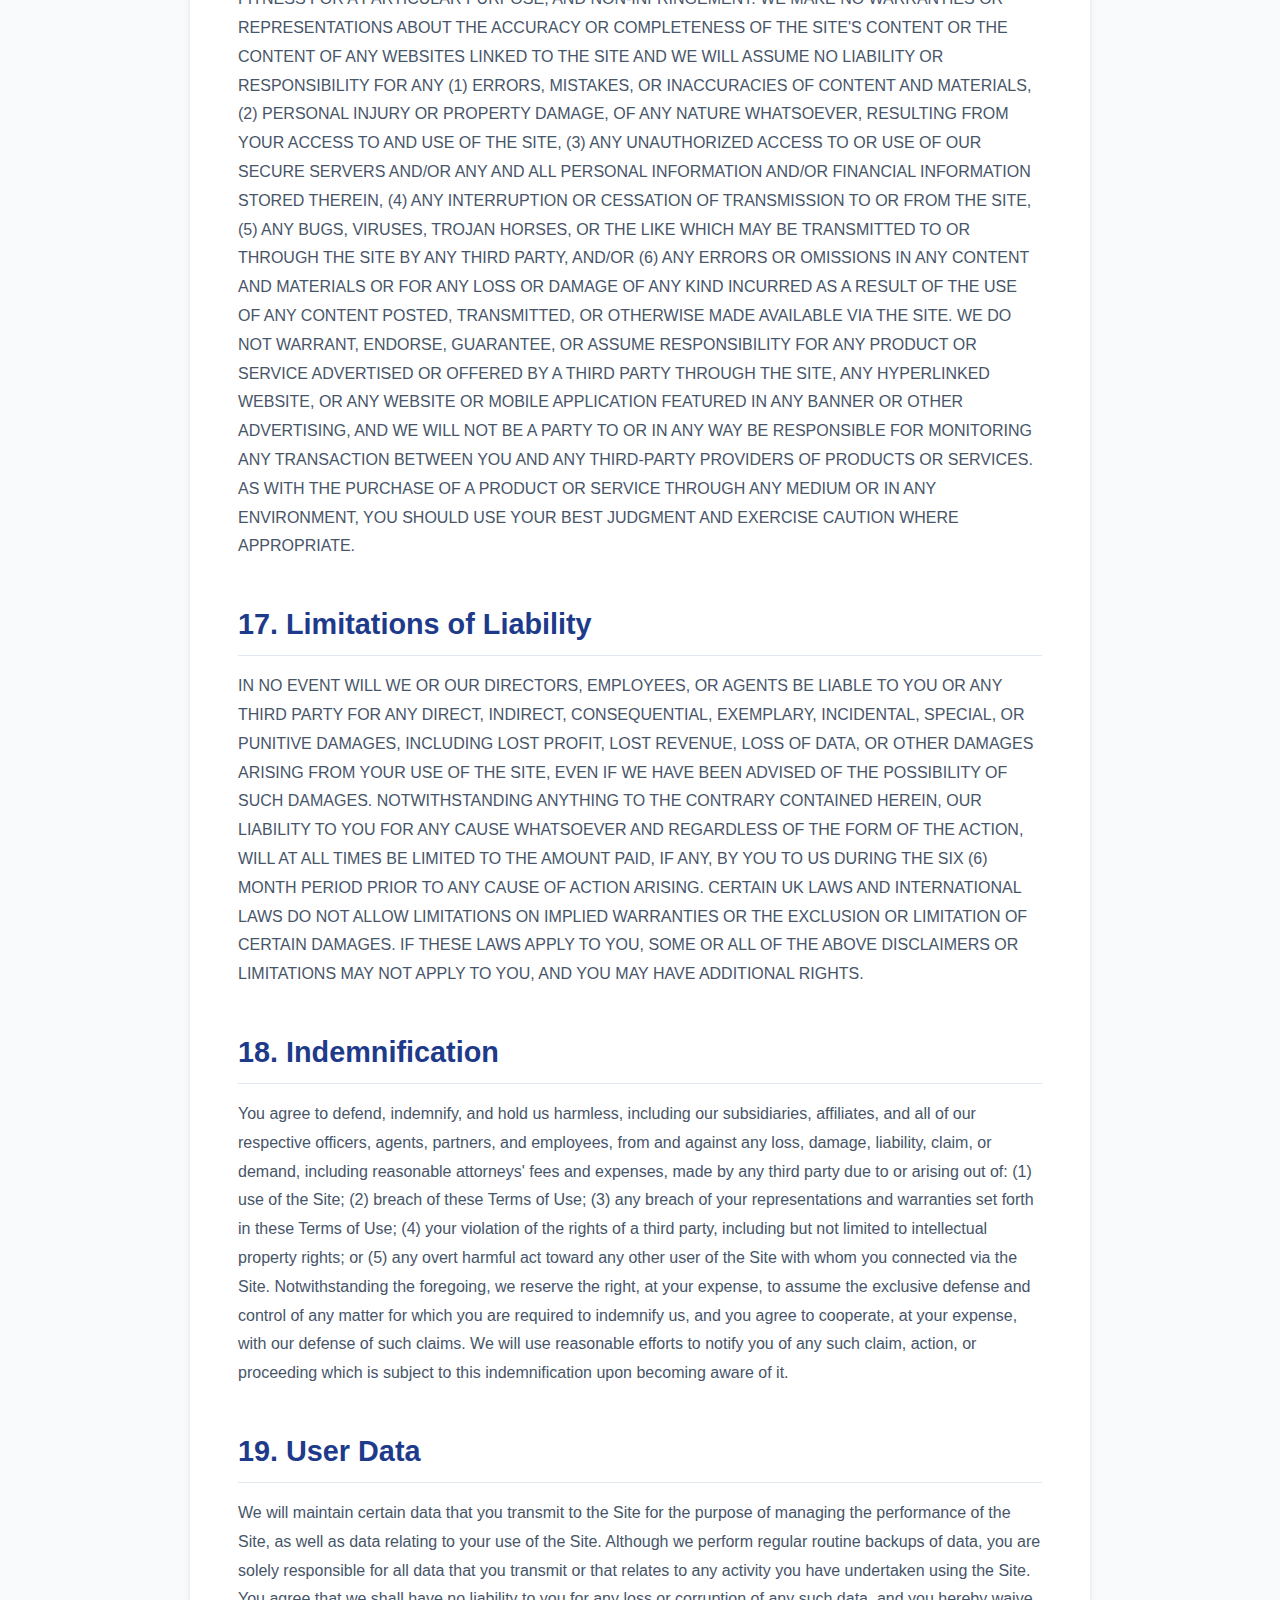
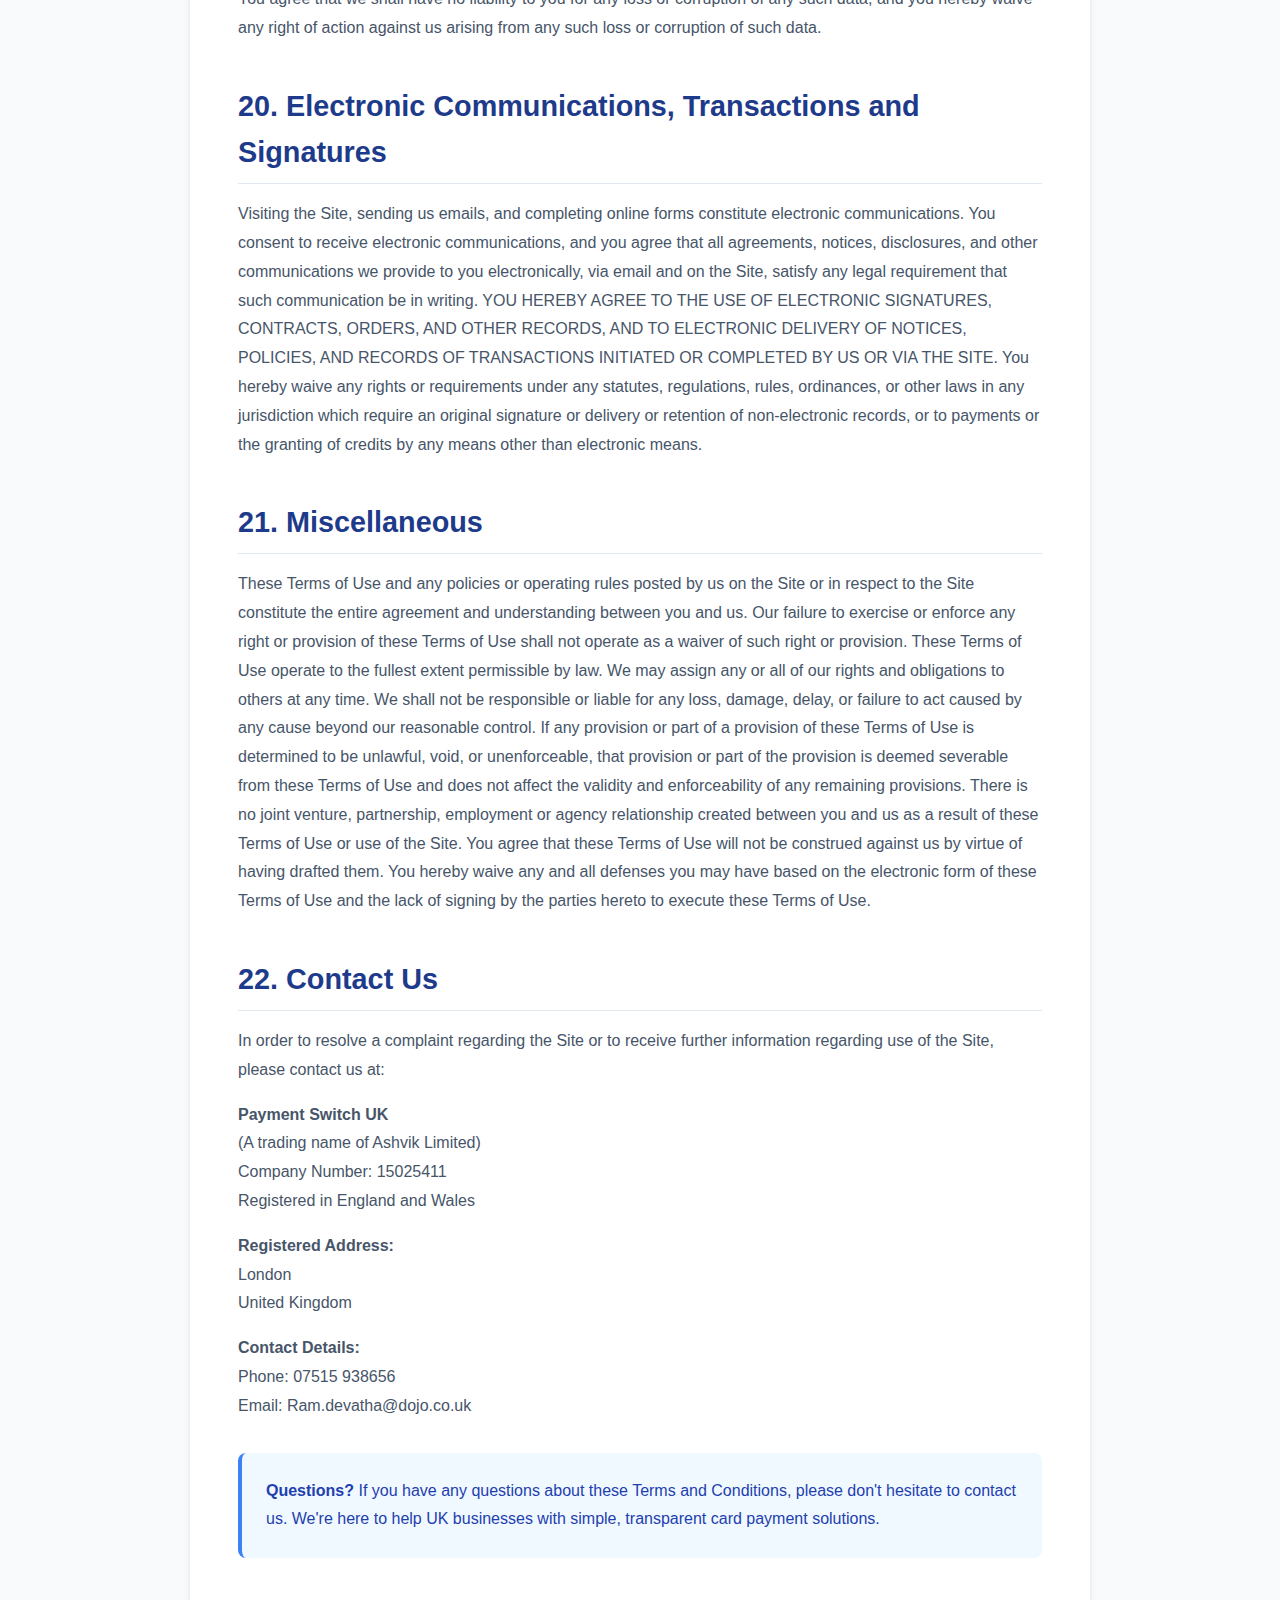
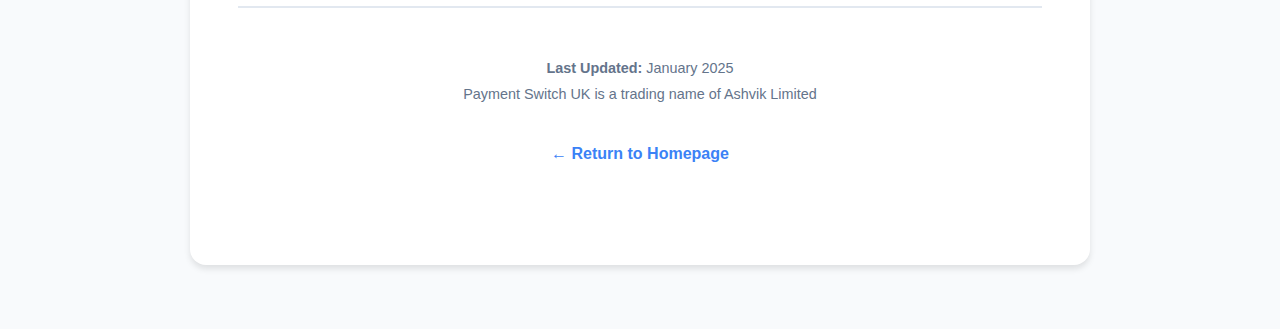
<file: terms.html>
<!DOCTYPE html>
<html lang="en-GB">
<head>
<meta charset="UTF-8">
<meta name="viewport" content="width=device-width, initial-scale=1.0">
<title>Terms & Conditions | Payment Switch UK</title>
<meta name="description" content="Terms and Conditions for Payment Switch UK card machine services.">
<meta name="robots" content="index, follow">
<link rel="stylesheet" href="style.css">
<style>
.legal-page {
  background: #f8fafc;
  padding: 4rem 0;
  min-height: 100vh;
}

.legal-container {
  max-width: 900px;
  margin: 0 auto;
  padding: 0 2rem;
  background: white;
  border-radius: 1rem;
  box-shadow: 0 4px 6px rgba(0,0,0,0.1);
  padding: 3rem;
}

.legal-header {
  text-align: center;
  margin-bottom: 3rem;
  padding-bottom: 2rem;
  border-bottom: 2px solid #e2e8f0;
}

.legal-header h1 {
  color: #1e3a8a;
  font-size: 2.5rem;
  margin-bottom: 0.5rem;
}

.legal-header .last-updated {
  color: #64748b;
  font-size: 0.95rem;
}

.legal-content h2 {
  color: #1e3a8a;
  font-size: 1.8rem;
  margin-top: 2.5rem;
  margin-bottom: 1rem;
  padding-bottom: 0.5rem;
  border-bottom: 1px solid #e2e8f0;
}

.legal-content h3 {
  color: #334155;
  font-size: 1.3rem;
  margin-top: 1.5rem;
  margin-bottom: 0.75rem;
}

.legal-content p {
  color: #475569;
  line-height: 1.8;
  margin-bottom: 1rem;
}

.legal-content ul, .legal-content ol {
  margin-left: 2rem;
  margin-bottom: 1rem;
}

.legal-content li {
  color: #475569;
  line-height: 1.8;
  margin-bottom: 0.5rem;
}

.highlight-box {
  background: #f0f9ff;
  border-left: 4px solid #3b82f6;
  padding: 1.5rem;
  margin: 2rem 0;
  border-radius: 0.5rem;
}

.highlight-box p {
  margin: 0;
  color: #1e40af;
  font-weight: 500;
}

.back-home {
  display: inline-block;
  margin-bottom: 2rem;
  color: #3b82f6;
  text-decoration: none;
  font-weight: 600;
}

.back-home:hover {
  text-decoration: underline;
}

.toc {
  background: #f8fafc;
  border: 1px solid #e2e8f0;
  border-radius: 0.5rem;
  padding: 2rem;
  margin: 2rem 0;
}

.toc h3 {
  margin-top: 0;
  color: #1e3a8a;
}

.toc ul {
  list-style: none;
  margin-left: 0;
}

.toc ul li {
  margin-bottom: 0.5rem;
}

.toc a {
  color: #3b82f6;
  text-decoration: none;
}

.toc a:hover {
  text-decoration: underline;
}
</style>
</head>
<body>

<div class="legal-page">
  <div class="legal-container">
    <a href="index.html" class="back-home">← Back to Home</a>
    
    <div class="legal-header">
      <h1>Terms & Conditions</h1>
      <p class="last-updated">Last Updated: January 2025</p>
    </div>

    <div class="legal-content">
      
      <div class="toc">
        <h3>Table of Contents</h3>
        <ul>
          <li><a href="#section1">1. Agreement to Terms</a></li>
          <li><a href="#section2">2. Intellectual Property Rights</a></li>
          <li><a href="#section3">3. User Representations</a></li>
          <li><a href="#section4">4. Prohibited Activities</a></li>
          <li><a href="#section5">5. User Generated Contributions</a></li>
          <li><a href="#section6">6. Contribution License</a></li>
          <li><a href="#section7">7. Submissions</a></li>
          <li><a href="#section8">8. Third-Party Website and Content</a></li>
          <li><a href="#section9">9. Site Management</a></li>
          <li><a href="#section10">10. Privacy Policy</a></li>
          <li><a href="#section11">11. Term and Termination</a></li>
          <li><a href="#section12">12. Modifications and Interruptions</a></li>
          <li><a href="#section13">13. Governing Law</a></li>
          <li><a href="#section14">14. Dispute Resolution</a></li>
          <li><a href="#section15">15. Corrections</a></li>
          <li><a href="#section17">17. Limitations of Liability</a></li>
          <li><a href="#section18">18. Indemnification</a></li>
          <li><a href="#section19">19. User Data</a></li>
          <li><a href="#section20">20. Electronic Communications, Transactions and Signatures</a></li>
          <li><a href="#section21">21. Miscellaneous</a></li>
          <li><a href="#section22">22. Contact Us</a></li>
        </ul>
      </div>

      <h2 id="section1">1. Agreement to Terms</h2>
      
      <p>These Terms of Use constitute a legally binding agreement made between you, whether personally or on behalf of an entity ("you") and Ashvik Limited trading as Payment Switch UK ("Company," "we," "us," or "our"), concerning your access to and use of the paymentswitch.co.uk website as well as any other media form, media channel, mobile website or mobile application related, linked, or otherwise connected thereto (collectively, the "Site"). We are registered in England with company number 15025411 and have our registered office at London, United Kingdom.</p>

      <p>You agree that by accessing the Site, you have read, understood, and agreed to be bound by all of these Terms of Use. IF YOU DO NOT AGREE WITH ALL OF THESE TERMS OF USE, THEN YOU ARE EXPRESSLY PROHIBITED FROM USING THE SITE AND YOU MUST DISCONTINUE USE IMMEDIATELY. Supplemental terms and conditions or documents that may be posted on the Site from time to time are hereby expressly incorporated herein by reference. We reserve the right, in our sole discretion, to make changes or modifications to these Terms of Use from time to time. We will alert you about any changes by updating the "Last updated" date of these Terms of Use, and you waive any right to receive specific notice of each such change.</p>

      <p>Please ensure that you check the applicable Terms every time you use our Site so that you understand which Terms apply. You will be subject to, and will be deemed to have been made aware of and to have accepted, the changes in any revised Terms of Use by your continued use of the Site after the date such revised Terms of Use are posted. The information provided on the Site is not intended for distribution to or use by any person or entity in any jurisdiction or country where such distribution or use would be contrary to law or regulation or which would subject us to any registration requirement within such jurisdiction or country. Accordingly, those persons who choose to access the Site from other locations do so on their own initiative and are solely responsible for compliance with local laws, if and to the extent local laws are applicable.</p>

      <p>The Site is not tailored to comply with industry-specific regulations (Health Insurance Portability and Accountability Act (HIPAA), Federal Information Security Management Act (FISMA), etc.), so if your interactions would be subjected to such laws, you may not use this Site. You may not use the Site in a way that would violate the Gramm-Leach-Bliley Act (GLBA). The Site is intended for users who are at least 18 years old. Persons under the age of 18 are not permitted to use or register for the Site.</p>

      <h2 id="section2">2. Intellectual Property Rights</h2>
      
      <p>Unless otherwise indicated, the Site is our proprietary property and all source code, databases, functionality, software, website designs, audio, video, text, photographs, and graphics on the Site (collectively, the "Content") and the trademarks, service marks, and logos contained therein (the "Marks") are owned or controlled by us or licensed to us, and are protected by copyright and trademark laws and various other intellectual property rights and unfair competition laws of the United Kingdom, international copyright laws, and international conventions. The Content and the Marks are provided on the Site "AS IS" for your information and personal use only. Except as expressly provided in these Terms of Use, no part of the Site and no Content or Marks may be copied, reproduced, aggregated, republished, uploaded, posted, publicly displayed, encoded, translated, transmitted, distributed, sold, licensed, or otherwise exploited for any commercial purpose whatsoever, without our express prior written permission.</p>

      <p>Provided that you are eligible to use the Site, you are granted a limited license to access and use the Site and to download or print a copy of any portion of the Content to which you have properly gained access solely for your personal, non-commercial use. We reserve all rights not expressly granted to you in and to the Site, the Content and the Marks.</p>

      <h2 id="section3">3. User Representations</h2>
      
      <p>By using the Site, you represent and warrant that: (1) you have the legal capacity and you agree to comply with these Terms of Use; (2) you are not a minor in the jurisdiction in which you reside; (3) you will not access the Site through automated or non-human means, whether through a bot, script, or otherwise; (4) you will not use the Site for any illegal or unauthorised purpose; and (5) your use of the Site will not violate any applicable law or regulation.</p>

      <p>If you provide any information that is untrue, inaccurate, not current, or incomplete, we have the right to suspend or terminate your account and refuse any and all current or future use of the Site (or any portion thereof).</p>

      <h2 id="section4">4. Prohibited Activities</h2>
      
      <p>You may not access or use the Site for any purpose other than that for which we make the Site available. The Site may not be used in connection with any commercial endeavors except those that are specifically endorsed or approved by us.</p>

      <p>As a user of the Site, you agree not to:</p>

      <ul>
        <li>Systematically retrieve data or other content from the Site to create or compile, directly or indirectly, a collection, compilation, database, or directory without written permission from us.</li>
        <li>Trick, defraud, or mislead us and other users, especially in any attempt to learn sensitive account information such as user passwords.</li>
        <li>Circumvent, disable, or otherwise interfere with security-related features of the Site, including features that prevent or restrict the use or copying of any Content or enforce limitations on the use of the Site and/or the Content contained therein.</li>
        <li>Disparage, tarnish, or otherwise harm, in our opinion, us and/or the Site.</li>
        <li>Use any information obtained from the Site in order to harass, abuse, or harm another person.</li>
        <li>Make improper use of our support services or submit false reports of abuse or misconduct.</li>
        <li>Use the Site in a manner inconsistent with any applicable laws or regulations.</li>
        <li>Engage in unauthorized framing of or linking to the Site.</li>
        <li>Upload or transmit (or attempt to upload or to transmit) viruses, Trojan horses, or other material, including excessive use of capital letters and spamming (continuous posting of repetitive text), that interferes with any party's uninterrupted use and enjoyment of the Site or modifies, impairs, disrupts, alters, or interferes with the use, features, functions, operation, or maintenance of the Site.</li>
        <li>Engage in any automated use of the system, such as using scripts to send comments or messages, or using any data mining, robots, or similar data gathering and extraction tools.</li>
        <li>Delete the copyright or other proprietary rights notice from any Content.</li>
        <li>Attempt to impersonate another user or person or use the username of another user.</li>
        <li>Upload or transmit (or attempt to upload or to transmit) any material that acts as a passive or active information collection or transmission mechanism, including without limitation, clear graphics interchange formats ("gifs"), 1×1 pixels, web bugs, cookies, or other similar devices (sometimes referred to as "spyware" or "passive collection mechanisms" or "pcms").</li>
        <li>Interfere with, disrupt, or create an undue burden on the Site or the networks or services connected to the Site.</li>
        <li>Harass, annoy, intimidate, or threaten any of our employees or agents engaged in providing any portion of the Site to you.</li>
        <li>Attempt to bypass any measures of the Site designed to prevent or restrict access to the Site, or any portion of the Site.</li>
        <li>Copy or adapt the Site's software, including but not limited to Flash, PHP, HTML, JavaScript, or other code.</li>
        <li>Except as permitted by applicable law, decipher, decompile, disassemble, or reverse engineer any of the software comprising or in any way making up a part of the Site.</li>
        <li>Except as may be the result of standard search engine or Internet browser usage, use, launch, develop, or distribute any automated system, including without limitation, any spider, robot, cheat utility, scraper, or offline reader that accesses the Site, or using or launching any unauthorized script or other software.</li>
        <li>Use a buying agent or purchasing agent to make purchases on the Site.</li>
        <li>Make any unauthorized use of the Site, including collecting usernames and/or email addresses of users by electronic or other means for the purpose of sending unsolicited email, or creating user accounts by automated means or under false pretenses.</li>
        <li>Use the Site as part of any effort to compete with us or otherwise use the Site and/or the Content for any revenue-generating endeavor or commercial enterprise.</li>
      </ul>

      <h2 id="section5">5. User Generated Contributions</h2>
      
      <p>The Site does not offer users to submit or post content. We may provide you with the opportunity to create, submit, post, display, transmit, perform, publish, distribute, or broadcast content and materials to us or on the Site, including but not limited to text, writings, video, audio, photographs, graphics, comments, suggestions, or personal information or other material (collectively, "Contributions"). Contributions may be viewable by other users of the Site and through third-party websites. As such, any Contributions you transmit may be treated in accordance with the Site Privacy Policy. When you create or make available any Contributions, you thereby represent and warrant that:</p>

      <ul>
        <li>The creation, distribution, transmission, public display, or performance, and the accessing, downloading, or copying of your Contributions do not and will not infringe the proprietary rights, including but not limited to the copyright, patent, trademark, trade secret, or moral rights of any third party.</li>
        <li>You are the creator and owner of or have the necessary licenses, rights, consents, releases, and permissions to use and to authorize us, the Site, and other users of the Site to use your Contributions in any manner contemplated by the Site and these Terms of Use.</li>
        <li>You have the written consent, release, and/or permission of each and every identifiable individual person in your Contributions to use the name or likeness of each and every such identifiable individual person to enable inclusion and use of your Contributions in any manner contemplated by the Site and these Terms of Use.</li>
        <li>Your Contributions are not false, inaccurate, or misleading.</li>
        <li>Your Contributions are not unsolicited or unauthorized advertising, promotional materials, pyramid schemes, chain letters, spam, mass mailings, or other forms of solicitation.</li>
        <li>Your Contributions are not obscene, lewd, lascivious, filthy, violent, harassing, libelous, slanderous, or otherwise objectionable (as determined by us).</li>
        <li>Your Contributions do not ridicule, mock, disparage, intimidate, or abuse anyone.</li>
        <li>Your Contributions are not used to harass or threaten (in the legal sense of those terms) any other person and to promote violence against a specific person or class of people.</li>
        <li>Your Contributions do not violate any applicable law, regulation, or rule.</li>
        <li>Your Contributions do not violate the privacy or publicity rights of any third party.</li>
        <li>Your Contributions do not violate any applicable law concerning child pornography, or otherwise intended to protect the health or well-being of minors.</li>
        <li>Your Contributions do not include any offensive comments that are connected to race, national origin, gender, sexual preference, or physical handicap.</li>
        <li>Your Contributions do not otherwise violate, or link to material that violates, any provision of these Terms of Use, or any applicable law or regulation.</li>
      </ul>

      <p>Any use of the Site in violation of the foregoing violates these Terms of Use and may result in, among other things, termination or suspension of your rights to use the Site.</p>

      <h2 id="section6">6. Contribution License</h2>
      
      <p>You agree that we may access, store, process, and use any information and personal data that you provide following the terms of the Privacy Policy and your choices (including settings).</p>

      <p>By submitting suggestions or other feedback regarding the Site, you agree that we can use and share such feedback for any purpose without compensation to you.</p>

      <p>We do not assert any ownership over your Contributions. You retain full ownership of all of your Contributions and any intellectual property rights or other proprietary rights associated with your Contributions. We are not liable for any statements or representations in your Contributions provided by you in any area on the Site. You are solely responsible for your Contributions to the Site and you expressly agree to exonerate us from any and all responsibility and to refrain from any legal action against us regarding your Contributions.</p>

      <h2 id="section7">7. Submissions</h2>
      
      <p>You acknowledge and agree that any questions, comments, suggestions, ideas, feedback, or other information regarding the Site ("Submissions") provided by you to us are non-confidential and shall become our sole property. We shall own exclusive rights, including all intellectual property rights, and shall be entitled to the unrestricted use and dissemination of these Submissions for any lawful purpose, commercial or otherwise, without acknowledgment or compensation to you. You hereby waive all moral rights to any such Submissions, and you hereby warrant that any such Submissions are original with you or that you have the right to submit such Submissions. You agree there shall be no recourse against us for any alleged or actual infringement or misappropriation of any proprietary right in your Submissions.</p>

      <h2 id="section8">8. Third-Party Website and Content</h2>
      
      <p>The Site may contain (or you may be sent via the Site) links to other websites ("Third-Party Websites") as well as articles, photographs, text, graphics, pictures, designs, music, sound, video, information, applications, software, and other content or items belonging to or originating from third parties ("Third-Party Content"). Such Third-Party Websites and Third-Party Content are not investigated, monitored, or checked for accuracy, appropriateness, or completeness by us, and we are not responsible for any Third-Party Websites accessed through the Site or any Third-Party Content posted on, available through, or installed from the Site, including the content, accuracy, offensiveness, opinions, reliability, privacy practices, or other policies of or contained in the Third-Party Websites or the Third-Party Content.</p>

      <p>Inclusion of, linking to, or permitting the use or installation of any Third-Party Websites or any Third-Party Content does not imply approval or endorsement thereof by us. If you decide to leave the Site and access the Third-Party Websites or to use or install any Third-Party Content, you do so at your own risk, and you should be aware these Terms of Use no longer govern. You should review the applicable terms and policies, including privacy and data gathering practices, of any website to which you navigate from the Site or relating to any applications you use or install from the Site. Any purchases you make through Third-Party Websites will be through other websites and from other companies, and we take no responsibility whatsoever in relation to such purchases which are exclusively between you and the applicable third party. You agree and acknowledge that we do not endorse the products or services offered on Third-Party Websites and you shall hold us harmless from any harm caused by your purchase of such products or services. Additionally, you shall hold us harmless from any losses sustained by you or harm caused to you relating to or resulting in any way from any Third-Party Content or any contact with Third-Party Websites.</p>

      <h2 id="section9">9. Site Management</h2>
      
      <p>We reserve the right, but not the obligation, to: (1) monitor the Site for violations of these Terms of Use; (2) take appropriate legal action against anyone who, in our sole discretion, violates the law or these Terms of Use, including without limitation, reporting such user to law enforcement authorities; (3) in our sole discretion and without limitation, refuse, restrict access to, limit the availability of, or disable (to the extent technologically feasible) any of your Contributions or any portion thereof; (4) in our sole discretion and without limitation, notice, or liability, to remove from the Site or otherwise disable all files and content that are excessive in size or are in any way burdensome to our systems; and (5) otherwise manage the Site in a manner designed to protect our rights and property and to facilitate the proper functioning of the Site.</p>

      <h2 id="section10">10. Privacy Policy</h2>
      
      <p>We care about data privacy and security. Please review our Privacy Policy: <a href="privacy.html">paymentswitch.co.uk/privacy</a>. By using the Site, you agree to be bound by our Privacy Policy, which is incorporated into these Terms of Use. Please be advised the Site is hosted in England. If you access the Site from any other region of the world with laws or other requirements governing personal data collection, use, or disclosure that differ from applicable laws in England, then through your continued use of the Site, you are transferring your data to England, and you agree to have your data transferred to and processed in England.</p>

      <h2 id="section11">11. Term and Termination</h2>
      
      <p>These Terms of Use shall remain in full force and effect while you use the Site. WITHOUT LIMITING ANY OTHER PROVISION OF THESE TERMS OF USE, WE RESERVE THE RIGHT TO, IN OUR SOLE DISCRETION AND WITHOUT NOTICE OR LIABILITY, DENY ACCESS TO AND USE OF THE SITE (INCLUDING BLOCKING CERTAIN IP ADDRESSES), TO ANY PERSON FOR ANY REASON OR FOR NO REASON, INCLUDING WITHOUT LIMITATION FOR BREACH OF ANY REPRESENTATION, WARRANTY, OR COVENANT CONTAINED IN THESE TERMS OF USE OR OF ANY APPLICABLE LAW OR REGULATION. WE MAY TERMINATE YOUR USE OR PARTICIPATION IN THE SITE OR DELETE ANY CONTENT OR INFORMATION THAT YOU POSTED AT ANY TIME, WITHOUT WARNING, IN OUR SOLE DISCRETION.</p>

      <p>If we terminate or suspend your account for any reason, you are prohibited from registering and creating a new account under your name, a fake or borrowed name, or the name of any third party, even if you may be acting on behalf of the third party. In addition to terminating or suspending your account, we reserve the right to take appropriate legal action, including without limitation pursuing civil, criminal, and injunctive redress.</p>

      <h2 id="section12">12. Modifications and Interruptions</h2>
      
      <p>We reserve the right to change, modify, or remove the contents of the Site at any time or for any reason at our sole discretion without notice. However, we have no obligation to update any information on our Site. We also reserve the right to modify or discontinue all or part of the Site without notice at any time. We will not be liable to you or any third party for any modification, price change, suspension, or discontinuance of the Site.</p>

      <p>We cannot guarantee the Site will be available at all times. We may experience hardware, software, or other problems or need to perform maintenance related to the Site, resulting in interruptions, delays, or errors. We reserve the right to change, revise, update, suspend, discontinue, or otherwise modify the Site at any time or for any reason without notice to you. You agree that we have no liability whatsoever for any loss, damage, or inconvenience caused by your inability to access or use the Site during any downtime or discontinuance of the Site. Nothing in these Terms of Use will be construed to obligate us to maintain and support the Site or to supply any corrections, updates, or releases in connection therewith.</p>

      <h2 id="section13">13. Governing Law</h2>
      
      <p>These conditions are governed by and interpreted following the laws of England and Wales, and the use of the United Nations Convention of Contracts for the International Sale of Goods is expressly excluded. If your habitual residence is in the EU, and you are a consumer, you additionally possess the protection provided to you by obligatory provisions of the law of your country of residence. Payment Switch UK (Ashvik Limited) and yourself both agree to submit to the non-exclusive jurisdiction of the courts of England and Wales, which means that you may make a claim to defend your consumer protection rights in regards to these Terms of Use in England, or in the EU country in which you reside.</p>

      <h2 id="section14">14. Dispute Resolution</h2>
      
      <p>The European Commission provides an online dispute resolution platform, which you can access here: <a href="https://ec.europa.eu/consumers/odr" target="_blank">https://ec.europa.eu/consumers/odr</a>. If you would like to bring this subject to our attention, please contact us.</p>

      <h2 id="section15">15. Corrections</h2>
      
      <p>THE SITE IS PROVIDED ON AN AS-IS AND AS-AVAILABLE BASIS. YOU AGREE THAT YOUR USE OF THE SITE AND OUR SERVICES WILL BE AT YOUR SOLE RISK. TO THE FULLEST EXTENT PERMITTED BY LAW, WE DISCLAIM ALL WARRANTIES, EXPRESS OR IMPLIED, IN CONNECTION WITH THE SITE AND YOUR USE THEREOF, INCLUDING, WITHOUT LIMITATION, THE IMPLIED WARRANTIES OF MERCHANTABILITY, FITNESS FOR A PARTICULAR PURPOSE, AND NON-INFRINGEMENT. WE MAKE NO WARRANTIES OR REPRESENTATIONS ABOUT THE ACCURACY OR COMPLETENESS OF THE SITE'S CONTENT OR THE CONTENT OF ANY WEBSITES LINKED TO THE SITE AND WE WILL ASSUME NO LIABILITY OR RESPONSIBILITY FOR ANY (1) ERRORS, MISTAKES, OR INACCURACIES OF CONTENT AND MATERIALS, (2) PERSONAL INJURY OR PROPERTY DAMAGE, OF ANY NATURE WHATSOEVER, RESULTING FROM YOUR ACCESS TO AND USE OF THE SITE, (3) ANY UNAUTHORIZED ACCESS TO OR USE OF OUR SECURE SERVERS AND/OR ANY AND ALL PERSONAL INFORMATION AND/OR FINANCIAL INFORMATION STORED THEREIN, (4) ANY INTERRUPTION OR CESSATION OF TRANSMISSION TO OR FROM THE SITE, (5) ANY BUGS, VIRUSES, TROJAN HORSES, OR THE LIKE WHICH MAY BE TRANSMITTED TO OR THROUGH THE SITE BY ANY THIRD PARTY, AND/OR (6) ANY ERRORS OR OMISSIONS IN ANY CONTENT AND MATERIALS OR FOR ANY LOSS OR DAMAGE OF ANY KIND INCURRED AS A RESULT OF THE USE OF ANY CONTENT POSTED, TRANSMITTED, OR OTHERWISE MADE AVAILABLE VIA THE SITE. WE DO NOT WARRANT, ENDORSE, GUARANTEE, OR ASSUME RESPONSIBILITY FOR ANY PRODUCT OR SERVICE ADVERTISED OR OFFERED BY A THIRD PARTY THROUGH THE SITE, ANY HYPERLINKED WEBSITE, OR ANY WEBSITE OR MOBILE APPLICATION FEATURED IN ANY BANNER OR OTHER ADVERTISING, AND WE WILL NOT BE A PARTY TO OR IN ANY WAY BE RESPONSIBLE FOR MONITORING ANY TRANSACTION BETWEEN YOU AND ANY THIRD-PARTY PROVIDERS OF PRODUCTS OR SERVICES. AS WITH THE PURCHASE OF A PRODUCT OR SERVICE THROUGH ANY MEDIUM OR IN ANY ENVIRONMENT, YOU SHOULD USE YOUR BEST JUDGMENT AND EXERCISE CAUTION WHERE APPROPRIATE.</p>

      <h2 id="section17">17. Limitations of Liability</h2>
      
      <p>IN NO EVENT WILL WE OR OUR DIRECTORS, EMPLOYEES, OR AGENTS BE LIABLE TO YOU OR ANY THIRD PARTY FOR ANY DIRECT, INDIRECT, CONSEQUENTIAL, EXEMPLARY, INCIDENTAL, SPECIAL, OR PUNITIVE DAMAGES, INCLUDING LOST PROFIT, LOST REVENUE, LOSS OF DATA, OR OTHER DAMAGES ARISING FROM YOUR USE OF THE SITE, EVEN IF WE HAVE BEEN ADVISED OF THE POSSIBILITY OF SUCH DAMAGES. NOTWITHSTANDING ANYTHING TO THE CONTRARY CONTAINED HEREIN, OUR LIABILITY TO YOU FOR ANY CAUSE WHATSOEVER AND REGARDLESS OF THE FORM OF THE ACTION, WILL AT ALL TIMES BE LIMITED TO THE AMOUNT PAID, IF ANY, BY YOU TO US DURING THE SIX (6) MONTH PERIOD PRIOR TO ANY CAUSE OF ACTION ARISING. CERTAIN UK LAWS AND INTERNATIONAL LAWS DO NOT ALLOW LIMITATIONS ON IMPLIED WARRANTIES OR THE EXCLUSION OR LIMITATION OF CERTAIN DAMAGES. IF THESE LAWS APPLY TO YOU, SOME OR ALL OF THE ABOVE DISCLAIMERS OR LIMITATIONS MAY NOT APPLY TO YOU, AND YOU MAY HAVE ADDITIONAL RIGHTS.</p>

      <h2 id="section18">18. Indemnification</h2>
      
      <p>You agree to defend, indemnify, and hold us harmless, including our subsidiaries, affiliates, and all of our respective officers, agents, partners, and employees, from and against any loss, damage, liability, claim, or demand, including reasonable attorneys' fees and expenses, made by any third party due to or arising out of: (1) use of the Site; (2) breach of these Terms of Use; (3) any breach of your representations and warranties set forth in these Terms of Use; (4) your violation of the rights of a third party, including but not limited to intellectual property rights; or (5) any overt harmful act toward any other user of the Site with whom you connected via the Site. Notwithstanding the foregoing, we reserve the right, at your expense, to assume the exclusive defense and control of any matter for which you are required to indemnify us, and you agree to cooperate, at your expense, with our defense of such claims. We will use reasonable efforts to notify you of any such claim, action, or proceeding which is subject to this indemnification upon becoming aware of it.</p>

      <h2 id="section19">19. User Data</h2>
      
      <p>We will maintain certain data that you transmit to the Site for the purpose of managing the performance of the Site, as well as data relating to your use of the Site. Although we perform regular routine backups of data, you are solely responsible for all data that you transmit or that relates to any activity you have undertaken using the Site. You agree that we shall have no liability to you for any loss or corruption of any such data, and you hereby waive any right of action against us arising from any such loss or corruption of such data.</p>

      <h2 id="section20">20. Electronic Communications, Transactions and Signatures</h2>
      
      <p>Visiting the Site, sending us emails, and completing online forms constitute electronic communications. You consent to receive electronic communications, and you agree that all agreements, notices, disclosures, and other communications we provide to you electronically, via email and on the Site, satisfy any legal requirement that such communication be in writing. YOU HEREBY AGREE TO THE USE OF ELECTRONIC SIGNATURES, CONTRACTS, ORDERS, AND OTHER RECORDS, AND TO ELECTRONIC DELIVERY OF NOTICES, POLICIES, AND RECORDS OF TRANSACTIONS INITIATED OR COMPLETED BY US OR VIA THE SITE. You hereby waive any rights or requirements under any statutes, regulations, rules, ordinances, or other laws in any jurisdiction which require an original signature or delivery or retention of non-electronic records, or to payments or the granting of credits by any means other than electronic means.</p>

      <h2 id="section21">21. Miscellaneous</h2>
      
      <p>These Terms of Use and any policies or operating rules posted by us on the Site or in respect to the Site constitute the entire agreement and understanding between you and us. Our failure to exercise or enforce any right or provision of these Terms of Use shall not operate as a waiver of such right or provision. These Terms of Use operate to the fullest extent permissible by law. We may assign any or all of our rights and obligations to others at any time. We shall not be responsible or liable for any loss, damage, delay, or failure to act caused by any cause beyond our reasonable control. If any provision or part of a provision of these Terms of Use is determined to be unlawful, void, or unenforceable, that provision or part of the provision is deemed severable from these Terms of Use and does not affect the validity and enforceability of any remaining provisions. There is no joint venture, partnership, employment or agency relationship created between you and us as a result of these Terms of Use or use of the Site. You agree that these Terms of Use will not be construed against us by virtue of having drafted them. You hereby waive any and all defenses you may have based on the electronic form of these Terms of Use and the lack of signing by the parties hereto to execute these Terms of Use.</p>

      <h2 id="section22">22. Contact Us</h2>
      
      <p>In order to resolve a complaint regarding the Site or to receive further information regarding use of the Site, please contact us at:</p>

      <p><strong>Payment Switch UK</strong><br>
      (A trading name of Ashvik Limited)<br>
      Company Number: 15025411<br>
      Registered in England and Wales</p>

      <p><strong>Registered Address:</strong><br>
      London<br>
      United Kingdom</p>

      <p><strong>Contact Details:</strong><br>
      Phone: 07515 938656<br>
      Email: Ram.devatha@dojo.co.uk</p>

      <div class="highlight-box">
        <p><strong>Questions?</strong> If you have any questions about these Terms and Conditions, please don't hesitate to contact us. We're here to help UK businesses with simple, transparent card payment solutions.</p>
      </div>

      <hr style="margin: 3rem 0; border: none; border-top: 2px solid #e2e8f0;">
      
      <p style="text-align: center; color: #64748b; font-size: 0.9rem;">
        <strong>Last Updated:</strong> January 2025<br>
        Payment Switch UK is a trading name of Ashvik Limited
      </p>
      
      <p style="text-align: center; margin-top: 2rem;">
        <a href="index.html" class="back-home">← Return to Homepage</a>
      </p>

    </div>
  </div>
</div>

</body>
</html>
</file>
<file: style.css>
/* =====================================================
   PAYMENT SWITCH UK - COMPLETE STYLESHEET
   ===================================================== */

/* Reset & Base Styles */
* {
  margin: 0;
  padding: 0;
  box-sizing: border-box;
}

body {
  font-family: -apple-system, BlinkMacSystemFont, 'Segoe UI', Roboto, sans-serif;
  line-height: 1.6;
  color: #333;
  overflow-x: hidden;
}

html {
  scroll-behavior: smooth;
}

.container {
  max-width: 1200px;
  margin: 0 auto;
  padding: 0 2rem;
}

/* =====================================================
   ANIMATIONS - KEYFRAMES
   ===================================================== */

@keyframes slideDown {
  from { transform: translateY(-100%); }
  to { transform: translateY(0); }
}

@keyframes slideUp {
  from { transform: translateY(0); }
  to { transform: translateY(-100%); }
}

@keyframes pulse {
  0%, 100% { transform: scale(1); }
  50% { transform: scale(1.1); }
}

@keyframes fadeIn {
  from { opacity: 0; }
  to { opacity: 1; }
}

@keyframes fadeInUp {
  from {
    opacity: 0;
    transform: translateY(30px);
  }
  to {
    opacity: 1;
    transform: translateY(0);
  }
}

@keyframes fadeInRight {
  from {
    opacity: 0;
    transform: translateX(30px);
  }
  to {
    opacity: 1;
    transform: translateX(0);
  }
}

@keyframes bounce {
  0%, 100% { transform: translateY(0); }
  50% { transform: translateY(-5px); }
}

@keyframes textGlow {
  0%, 100% {
    text-shadow: 0 0 10px rgba(251, 191, 36, 0.5);
  }
  50% {
    text-shadow: 0 0 20px rgba(251, 191, 36, 0.8);
  }
}

@keyframes float {
  0%, 100% { transform: translateY(0); }
  50% { transform: translateY(-10px); }
}

@keyframes wiggle {
  0%, 100% { transform: rotate(0deg); }
  25% { transform: rotate(5deg); }
  75% { transform: rotate(-5deg); }
}

@keyframes slideInBounce {
  0% { transform: translateX(-400px); }
  60% { transform: translateX(10px); }
  80% { transform: translateX(-5px); }
  100% { transform: translateX(0); }
}

@keyframes rotateIcon {
  0%, 100% { transform: rotate(0deg); }
  50% { transform: rotate(10deg); }
}

@keyframes checkBounce {
  0% { transform: scale(0); }
  50% { transform: scale(1.2); }
  100% { transform: scale(1); }
}

@keyframes highlightPulse {
  0%, 100% { background: #f0fdf4; }
  50% { background: #dcfce7; }
}

@keyframes featuredGlow {
  0%, 100% {
    box-shadow: 0 20px 60px rgba(30, 58, 138, 0.3);
  }
  50% {
    box-shadow: 0 25px 70px rgba(59, 130, 246, 0.5);
  }
}

@keyframes badgePulse {
  0%, 100% {
    transform: translateX(-50%) scale(1);
  }
  50% {
    transform: translateX(-50%) scale(1.05);
  }
}

@keyframes starTwinkle {
  0%, 100% { opacity: 1; }
  50% { opacity: 0.7; }
}

@keyframes fadeInDown {
  from {
    opacity: 0;
    transform: translateY(-10px);
  }
  to {
    opacity: 1;
    transform: translateY(0);
  }
}

@keyframes rotate {
  from { transform: rotate(0deg); }
  to { transform: rotate(360deg); }
}

@keyframes slideInLeft {
  from {
    opacity: 0;
    transform: translateX(-30px);
  }
  to {
    opacity: 1;
    transform: translateX(0);
  }
}

@keyframes slideInUp {
  from {
    opacity: 0;
    transform: translateY(20px);
  }
  to {
    opacity: 1;
    transform: translateY(0);
  }
}

@keyframes countUp {
  from {
    opacity: 0;
    transform: scale(0.5);
  }
  to {
    opacity: 1;
    transform: scale(1);
  }
}

@keyframes backgroundPulse {
  0%, 100% { opacity: 0.1; }
  50% { opacity: 0.15; }
}

@keyframes scroll {
  0% { transform: translateX(0); }
  100% { transform: translateX(-50%); }
}

@keyframes popupSlide {
  from {
    transform: scale(0.8) translateY(-50px);
    opacity: 0;
  }
  to {
    transform: scale(1) translateY(0);
    opacity: 1;
  }
}

@keyframes slideIn {
  from {
    transform: translateY(-50px);
    opacity: 0;
  }
  to {
    transform: translateY(0);
    opacity: 1;
  }
}

@keyframes shake {
  0%, 100% { transform: translateX(0); }
  10%, 30%, 50%, 70%, 90% { transform: translateX(-5px); }
  20%, 40%, 60%, 80% { transform: translateX(5px); }
}

@keyframes particleFloat {
  0% {
    transform: translateY(0) translateX(0);
    opacity: 0;
  }
  10% {
    opacity: 1;
  }
  90% {
    opacity: 1;
  }
  100% {
    transform: translateY(-100vh) translateX(50px);
    opacity: 0;
  }
}

@keyframes pulseGlow {
  0%, 100% {
    box-shadow: 0 0 20px rgba(59, 130, 246, 0.4);
  }
  50% {
    box-shadow: 0 0 40px rgba(59, 130, 246, 0.8);
  }
}

@keyframes heartbeat {
  0%, 100% { transform: scale(1); }
  10%, 30% { transform: scale(0.9); }
  20%, 40% { transform: scale(1.1); }
}

@keyframes gradientShift {
  0% { background-position: 0% 50%; }
  50% { background-position: 100% 50%; }
  100% { background-position: 0% 50%; }
}

@keyframes bounceArrow {
  0%, 20%, 50%, 80%, 100% {
    transform: translateY(0);
  }
  40% {
    transform: translateY(-10px);
  }
  60% {
    transform: translateY(-5px);
  }
}

@keyframes neonGlow {
  from {
    text-shadow: 0 0 10px #fff, 0 0 20px #fff, 0 0 30px #3b82f6, 0 0 40px #3b82f6;
  }
  to {
    text-shadow: 0 0 20px #fff, 0 0 30px #3b82f6, 0 0 40px #3b82f6, 0 0 50px #3b82f6, 0 0 60px #3b82f6;
  }
}

/* =====================================================
   ENHANCED ANIMATION CLASSES
   ===================================================== */

.scroll-progress {
  position: fixed;
  top: 0;
  left: 0;
  height: 4px;
  background: linear-gradient(90deg, #3b82f6, #10b981, #f59e0b);
  z-index: 10000;
  transition: width 0.1s ease;
  box-shadow: 0 0 10px rgba(59, 130, 246, 0.5);
}

.particles {
  position: fixed;
  top: 0;
  left: 0;
  width: 100%;
  height: 100%;
  pointer-events: none;
  z-index: 0;
  overflow: hidden;
}

.particle {
  position: absolute;
  width: 4px;
  height: 4px;
  background: rgba(59, 130, 246, 0.6);
  border-radius: 50%;
  animation: particleFloat 15s infinite ease-in-out;
}

.btn-ripple {
  position: relative;
  overflow: hidden;
}

.btn-ripple::after {
  content: '';
  position: absolute;
  top: 50%;
  left: 50%;
  width: 0;
  height: 0;
  border-radius: 50%;
  background: rgba(255, 255, 255, 0.6);
  transform: translate(-50%, -50%);
  transition: width 0.6s, height 0.6s;
}

.btn-ripple:active::after {
  width: 400px;
  height: 400px;
}

.pulse-glow {
  animation: pulseGlow 2s ease-in-out infinite;
}

.fade-in-scroll {
  opacity: 0;
  transform: translateY(30px);
  transition: opacity 0.6s ease, transform 0.6s ease;
}

.fade-in-scroll.visible {
  opacity: 1;
  transform: translateY(0);
}

.slide-in-left {
  opacity: 0;
  transform: translateX(-50px);
  transition: opacity 0.6s ease, transform 0.6s ease;
}

.slide-in-left.visible {
  opacity: 1;
  transform: translateX(0);
}

.slide-in-right {
  opacity: 0;
  transform: translateX(50px);
  transition: opacity 0.6s ease, transform 0.6s ease;
}

.slide-in-right.visible {
  opacity: 1;
  transform: translateX(0);
}

.scale-up {
  opacity: 0;
  transform: scale(0.8);
  transition: opacity 0.6s ease, transform 0.6s ease;
}

.scale-up.visible {
  opacity: 1;
  transform: scale(1);
}

.flip-in {
  opacity: 0;
  transform: rotateY(-90deg);
  transition: opacity 0.6s ease, transform 0.6s ease;
}

.flip-in.visible {
  opacity: 1;
  transform: rotateY(0);
}

.bounce-arrow {
  animation: bounceArrow 2s ease-in-out infinite;
}

.rotate-icon {
  animation: rotateIcon 3s linear infinite;
}

.neon-glow {
  animation: neonGlow 1.5s ease-in-out infinite alternate;
}

.gradient-border-animated {
  position: relative;
  background: white;
  padding: 2px;
  border-radius: 1rem;
  background: linear-gradient(45deg, #3b82f6, #10b981, #f59e0b, #ef4444);
  background-size: 300% 300%;
  animation: gradientShift 4s ease infinite;
}

.gradient-border-animated > * {
  background: white;
  border-radius: 0.9rem;
}

/* =====================================================
   PROMO BANNER
   ===================================================== */

.promo-banner {
  background: linear-gradient(135deg, #f59e0b, #ea580c);
  color: white;
  padding: 1rem 0;
  text-align: center;
  font-weight: 600;
  position: sticky;
  top: 0;
  z-index: 101;
  box-shadow: 0 2px 8px rgba(0,0,0,0.15);
  animation: slideDown 0.5s ease-out;
}

.promo-banner-content {
  display: flex;
  align-items: center;
  justify-content: center;
  gap: 1rem;
  position: relative;
}

.promo-pulse {
  display: inline-block;
  animation: pulse 2s infinite;
}

.promo-banner .close-banner {
  position: absolute;
  right: 2rem;
  background: rgba(255,255,255,0.2);
  border: none;
  color: white;
  width: 2rem;
  height: 2rem;
  border-radius: 50%;
  cursor: pointer;
  font-weight: bold;
  transition: all 0.3s;
}

.promo-banner .close-banner:hover {
  background: rgba(255,255,255,0.3);
  transform: rotate(90deg);
}

/* =====================================================
   STATS TICKER
   ===================================================== */

.stats-ticker {
  background: #0f172a;
  color: white;
  padding: 0.75rem 0;
  overflow: hidden;
  position: sticky;
  top: 3.5rem;
  z-index: 100;
}

.ticker-content {
  display: flex;
  gap: 4rem;
  animation: scroll 30s linear infinite;
  white-space: nowrap;
}

.ticker-item {
  display: inline-flex;
  align-items: center;
  gap: 0.5rem;
  font-size: 0.9rem;
}

/* =====================================================
   HEADER & NAVIGATION
   ===================================================== */

header {
  background: #1e3a8a;
  padding: 1rem 0;
  position: sticky;
  top: 5.5rem;
  z-index: 99;
  box-shadow: 0 2px 8px rgba(0,0,0,0.1);
  transition: all 0.3s;
}

header.scrolled {
  padding: 0.75rem 0;
  box-shadow: 0 4px 12px rgba(0,0,0,0.2);
}

.header-content {
  display: flex;
  justify-content: space-between;
  align-items: center;
}

.logo {
  color: white;
  font-size: 1.8rem;
  font-weight: bold;
  display: flex;
  align-items: center;
  gap: 0.5rem;
  transition: transform 0.3s;
}

.logo:hover {
  transform: scale(1.05);
}

nav ul {
  display: flex;
  list-style: none;
  gap: 2rem;
  align-items: center;
}

nav a {
  color: white;
  text-decoration: none;
  font-weight: 500;
  transition: all 0.3s;
  position: relative;
}

nav a::after {
  content: '';
  position: absolute;
  bottom: -5px;
  left: 0;
  width: 0;
  height: 2px;
  background: #93c5fd;
  transition: width 0.3s;
}

nav a:hover::after {
  width: 100%;
}

nav a:hover {
  color: #93c5fd;
}

.mobile-menu-btn {
  display: none;
  background: none;
  border: none;
  color: white;
  font-size: 1.8rem;
  cursor: pointer;
}

.mobile-nav {
  display: none;
  position: fixed;
  top: 0;
  left: 0;
  right: 0;
  bottom: 0;
  background: rgba(30, 58, 138, 0.98);
  z-index: 1000;
  padding: 2rem;
}

.mobile-nav.active {
  display: block;
  animation: fadeIn 0.3s ease;
}

.mobile-nav-header {
  display: flex;
  justify-content: space-between;
  align-items: center;
  margin-bottom: 2rem;
}

.mobile-nav ul {
  list-style: none;
}

.mobile-nav li {
  margin-bottom: 1.5rem;
  animation: slideInLeft 0.5s ease forwards;
  opacity: 0;
}

.mobile-nav li:nth-child(1) { animation-delay: 0.1s; }
.mobile-nav li:nth-child(2) { animation-delay: 0.2s; }
.mobile-nav li:nth-child(3) { animation-delay: 0.3s; }
.mobile-nav li:nth-child(4) { animation-delay: 0.4s; }
.mobile-nav li:nth-child(5) { animation-delay: 0.5s; }

.mobile-nav a {
  color: white;
  text-decoration: none;
  font-size: 1.3rem;
  font-weight: 500;
}

.close-mobile-nav {
  background: none;
  border: none;
  color: white;
  font-size: 2rem;
  cursor: pointer;
}

/* =====================================================
   HERO SECTION
   ===================================================== */

.hero-section {
  background: linear-gradient(135deg, #1e3a8a 0%, #3b82f6 100%);
  color: white;
  padding: 5rem 0;
  position: relative;
  overflow: hidden;
}

.hero-background {
  position: absolute;
  top: 0;
  left: 0;
  right: 0;
  bottom: 0;
  opacity: 0.1;
  background-image: radial-gradient(circle, white 1px, transparent 1px);
  background-size: 30px 30px;
  animation: backgroundPulse 20s ease-in-out infinite;
}

.hero-grid {
  display: grid;
  grid-template-columns: 1fr 1fr;
  gap: 4rem;
  align-items: start;
  position: relative;
  z-index: 1;
}

.hero-content h1 {
  font-size: 2.2rem;
  margin-bottom: 1.5rem;
  line-height: 1.2;
  font-weight: 700;
  animation: fadeInUp 0.8s ease-out;
}

.hero-highlight {
  color: #fbbf24;
  animation: textGlow 2s ease-in-out infinite;
}

.hero-content p {
  font-size: 1.25rem;
  margin-bottom: 2rem;
  opacity: 0.95;
  line-height: 1.7;
  animation: fadeInUp 0.8s ease-out 0.2s both;
}

.trust-badges {
  display: flex;
  gap: 2rem;
  margin: 2rem 0;
  flex-wrap: wrap;
  animation: fadeInUp 0.8s ease-out 0.4s both;
}

.trust-badge {
  display: flex;
  align-items: center;
  gap: 0.5rem;
  padding: 0.75rem 1.25rem;
  background: rgba(255,255,255,0.15);
  border-radius: 2rem;
  font-size: 0.95rem;
  font-weight: 600;
  backdrop-filter: blur(10px);
  border: 1px solid rgba(255,255,255,0.2);
  transition: all 0.3s;
}

.trust-badge:hover {
  background: rgba(255,255,255,0.25);
  transform: translateY(-2px) scale(1.05);
  box-shadow: 0 5px 15px rgba(255,255,255,0.2);
}

.stats-row {
  display: grid;
  grid-template-columns: repeat(3, 1fr);
  gap: 2rem;
  margin-top: 3rem;
  animation: fadeInUp 0.8s ease-out 0.6s both;
}

.stat-box {
  text-align: center;
  padding: 1.5rem;
  background: rgba(255,255,255,0.1);
  border-radius: 1rem;
  backdrop-filter: blur(10px);
  border: 1px solid rgba(255,255,255,0.2);
  transition: all 0.3s;
}

.stat-box:hover {
  background: rgba(255,255,255,0.15);
  transform: translateY(-5px) scale(1.05);
  box-shadow: 0 10px 25px rgba(0,0,0,0.3);
}

.stat-number {
  font-size: 2.5rem;
  font-weight: 700;
  color: #fbbf24;
  margin-bottom: 0.5rem;
}

.stat-label {
  font-size: 0.9rem;
  opacity: 0.9;
}

/* =====================================================
   CONTACT FORM
   ===================================================== */

.contact-form {
  background: white;
  padding: 2.5rem;
  border-radius: 1rem;
  box-shadow: 0 20px 60px rgba(0,0,0,0.3);
  animation: fadeInRight 0.8s ease-out;
  position: relative;
}

.form-badge {
  position: absolute;
  top: -15px;
  right: 30px;
  background: linear-gradient(135deg, #10b981, #059669);
  color: white;
  padding: 0.5rem 1.5rem;
  border-radius: 2rem;
  font-size: 0.85rem;
  font-weight: 700;
  box-shadow: 0 4px 12px rgba(16, 185, 129, 0.4);
  animation: bounce 2s infinite;
}

.contact-form h2 {
  color: #1e3a8a;
  margin-bottom: 0.5rem;
  font-size: 2rem;
  text-align: center;
  font-weight: 700;
}

.contact-form .subtitle {
  text-align: center;
  color: #64748b;
  font-size: 1rem;
  margin-bottom: 2rem;
}

.form-group {
  margin-bottom: 1.25rem;
  animation: slideInUp 0.5s ease forwards;
  opacity: 0;
}

.form-group:nth-child(1) { animation-delay: 0.1s; }
.form-group:nth-child(2) { animation-delay: 0.2s; }
.form-group:nth-child(3) { animation-delay: 0.3s; }
.form-group:nth-child(4) { animation-delay: 0.4s; }

.form-group label {
  display: block;
  color: #555;
  font-weight: 600;
  margin-bottom: 0.5rem;
  font-size: 0.95rem;
}

.form-group input,
.form-group select {
  width: 100%;
  padding: 0.875rem;
  border: 2px solid #e2e8f0;
  border-radius: 0.5rem;
  font-size: 1rem;
  transition: all 0.3s;
}

.form-group input:focus,
.form-group select:focus {
  outline: none;
  border-color: #3b82f6;
  box-shadow: 0 0 0 4px rgba(59, 130, 246, 0.1);
  transform: translateY(-2px);
}

.radio-group {
  display: flex;
  gap: 2rem;
}

.radio-group label {
  display: flex;
  align-items: center;
  gap: 0.5rem;
  cursor: pointer;
  transition: all 0.3s;
}

.btn-submit {
  width: 100%;
  padding: 1.125rem;
  background: linear-gradient(135deg, #1e3a8a, #3b82f6);
  color: white;
  border: none;
  border-radius: 0.5rem;
  font-size: 1.15rem;
  font-weight: 700;
  cursor: pointer;
  margin-top: 1rem;
  transition: all 0.3s;
  box-shadow: 0 4px 12px rgba(30, 58, 138, 0.3);
}

.btn-submit:hover {
  transform: translateY(-3px);
  box-shadow: 0 8px 20px rgba(30, 58, 138, 0.4);
}

.form-note {
  text-align: center;
  font-size: 0.85rem;
  color: #64748b;
  margin-top: 1rem;
  display: flex;
  align-items: center;
  justify-content: center;
  gap: 0.5rem;
}

/* =====================================================
   NOTIFICATION
   ===================================================== */

.notification {
  position: fixed;
  bottom: 100px;
  left: 2rem;
  background: white;
  padding: 1rem 1.5rem;
  border-radius: 0.75rem;
  box-shadow: 0 8px 24px rgba(0,0,0,0.15);
  display: flex;
  align-items: center;
  gap: 1rem;
  z-index: 1000;
  transform: translateX(-400px);
  transition: transform 0.5s ease-out;
}

.notification.show {
  transform: translateX(0);
  animation: slideInBounce 0.6s ease-out;
}

.notification-icon {
  width: 40px;
  height: 40px;
  border-radius: 50%;
  background: linear-gradient(135deg, #3b82f6, #1e3a8a);
  display: flex;
  align-items: center;
  justify-content: center;
  color: white;
  font-size: 1.2rem;
}

.notification-name {
  font-weight: 600;
  color: #1e3a8a;
}

.notification-text {
  font-size: 0.85rem;
  color: #64748b;
}

.notification-time {
  font-size: 0.75rem;
  color: #94a3b8;
}

/* =====================================================
   CLIENT LOGOS
   ===================================================== */

.client-logos {
  padding: 4rem 0;
  background: #f8fafc;
}

.client-logos h3 {
  text-align: center;
  color: #64748b;
  font-size: 1rem;
  text-transform: uppercase;
  letter-spacing: 0.1em;
  margin-bottom: 2.5rem;
  font-weight: 600;
}

.logos-grid {
  display: grid;
  grid-template-columns: repeat(6, 1fr);
  gap: 3rem;
  align-items: center;
  max-width: 1000px;
  margin: 0 auto;
}

.logo-item {
  text-align: center;
  font-size: 3rem;
  opacity: 0.4;
  transition: all 0.3s;
  filter: grayscale(100%);
}

.logo-item:hover {
  opacity: 1;
  transform: scale(1.15);
  filter: grayscale(0%);
}

/* =====================================================
   VALUE PROPS
   ===================================================== */

.value-props {
  padding: 6rem 0;
  background: white;
}

.value-props h2 {
  text-align: center;
  font-size: 2.75rem;
  margin-bottom: 1rem;
  color: #1e3a8a;
  font-weight: 700;
}

.value-props .subtitle {
  text-align: center;
  color: #64748b;
  font-size: 1.2rem;
  margin-bottom: 4rem;
}

.props-grid {
  display: grid;
  grid-template-columns: repeat(4, 1fr);
  gap: 2rem;
}

.prop-box {
  background: linear-gradient(135deg, #f8fafc, #ffffff);
  padding: 2.5rem 2rem;
  border-radius: 1rem;
  text-align: center;
  border: 2px solid #e2e8f0;
  transition: all 0.4s;
  display: flex;
  flex-direction: column;
  align-items: center;
  position: relative;
  overflow: hidden;
}

.prop-box::before {
  content: '';
  position: absolute;
  top: 0;
  left: 0;
  right: 0;
  height: 4px;
  background: linear-gradient(90deg, #3b82f6, #1e3a8a);
  transform: scaleX(0);
  transition: transform 0.4s;
}

.prop-box:hover::before {
  transform: scaleX(1);
}

.prop-box:hover {
  border-color: #3b82f6;
  transform: translateY(-10px);
  box-shadow: 0 20px 40px rgba(59, 130, 246, 0.2);
}

.prop-icon {
  font-size: 3.5rem;
  margin-bottom: 1.5rem;
  transition: transform 0.4s;
}

.prop-box:hover .prop-icon {
  transform: scale(1.1) rotate(5deg);
}

.prop-box h3 {
  font-size: 1.3rem;
  margin-bottom: 1rem;
  color: #1e3a8a;
  font-weight: 700;
}

.prop-box p {
  color: #64748b;
  font-size: 0.95rem;
  line-height: 1.6;
}

/* =====================================================
   COMPARISON SECTION
   ===================================================== */

.comparison-section {
  padding: 6rem 0;
  background: linear-gradient(135deg, #f1f5f9 0%, #e2e8f0 100%);
}

.comparison-section h2 {
  text-align: center;
  font-size: 2.75rem;
  margin-bottom: 1rem;
  color: #1e3a8a;
  font-weight: 700;
}

.comparison-section .subtitle {
  text-align: center;
  color: #64748b;
  font-size: 1.2rem;
  margin-bottom: 4rem;
}
.comparison-table {
max-width: 900px;
margin: 0 auto;
background: white;
border-radius: 1rem;
overflow: hidden;
box-shadow: 0 10px 40px rgba(0,0,0,0.1);
}
.comparison-row {
display: grid;
grid-template-columns: 2fr 1fr 1fr;
border-bottom: 1px solid #e2e8f0;
transition: all 0.3s;
}
.comparison-row:hover {
background: #f8fafc;
transform: scale(1.01);
}
.comparison-row:last-child {
border-bottom: none;
}
.comparison-header {
background: linear-gradient(135deg, #1e3a8a, #3b82f6);
color: white;
font-weight: 700;
}
.comparison-cell {
padding: 1.5rem;
display: flex;
align-items: center;
justify-content: center;
text-align: center;
}
.comparison-cell:nth-child(1) {
justify-content: flex-start;
text-align: left;
font-weight: 600;
}
.comparison-cell.highlight {
background: #f0fdf4;
font-weight: 600;
color: #059669;
}
.check {
color: #10b981;
font-size: 1.5rem;
font-weight: bold;
}
.cross {
color: #ef4444;
font-size: 1.5rem;
}
/* =====================================================
PRICING SECTION
===================================================== */
.pricing-section {
padding: 6rem 0;
background: white;
}
.pricing-section h2 {
text-align: center;
font-size: 2.75rem;
margin-bottom: 1rem;
color: #1e3a8a;
font-weight: 700;
}
.pricing-section .subtitle {
text-align: center;
color: #64748b;
font-size: 1.2rem;
margin-bottom: 4rem;
}
.pricing-grid {
display: grid;
grid-template-columns: repeat(3, 1fr);
gap: 2rem;
max-width: 1100px;
margin: 0 auto;
}
.pricing-card {
background: white;
border: 2px solid #e2e8f0;
padding: 3rem 2.5rem;
border-radius: 1rem;
text-align: center;
transition: all 0.4s;
position: relative;
display: flex;
flex-direction: column;
}
.pricing-card:hover {
border-color: #3b82f6;
transform: translateY(-10px);
box-shadow: 0 20px 60px rgba(59, 130, 246, 0.2);
}
.pricing-card.featured {
border-color: #3b82f6;
background: linear-gradient(135deg, #1e3a8a, #3b82f6);
color: white;
transform: scale(1.05);
box-shadow: 0 20px 60px rgba(30, 58, 138, 0.3);
}
.pricing-card.featured:hover {
transform: scale(1.08) translateY(-10px);
}
.pricing-badge {
position: absolute;
top: -15px;
left: 50%;
transform: translateX(-50%);
background: linear-gradient(135deg, #10b981, #059669);
color: white;
padding: 0.5rem 1.5rem;
border-radius: 2rem;
font-size: 0.8rem;
font-weight: 700;
box-shadow: 0 4px 12px rgba(16, 185, 129, 0.4);
}
.pricing-card h3 {
font-size: 1.6rem;
margin-bottom: 1rem;
font-weight: 700;
}
.pricing-card .price {
font-size: 3.5rem;
font-weight: 800;
color: #1e3a8a;
margin: 1.5rem 0;
}
.pricing-card.featured .price {
color: white;
}
.pricing-features {
list-style: none;
margin: 2rem 0;
flex-grow: 1;
text-align: left;
}
.pricing-features li {
padding: 0.75rem 0;
color: #475569;
transition: all 0.3s;
}
.pricing-features li:hover {
transform: translateX(5px);
}
.pricing-card.featured .pricing-features li {
color: white;
}
.pricing-btn {
width: 100%;
padding: 1.125rem;
background: linear-gradient(135deg, #1e3a8a, #3b82f6);
color: white;
border: none;
border-radius: 0.5rem;
font-weight: 700;
cursor: pointer;
font-size: 1.05rem;
transition: all 0.3s;
margin-top: auto;
box-shadow: 0 4px 12px rgba(30, 58, 138, 0.3);
}
.pricing-btn:hover {
transform: translateY(-3px) scale(1.02);
box-shadow: 0 8px 20px rgba(30, 58, 138, 0.4);
}
.pricing-card.featured .pricing-btn {
background: white;
color: #1e3a8a;
}
.pricing-card.featured .pricing-btn:hover {
background: #f1f5f9;
}
/* =====================================================
TESTIMONIALS SECTION
===================================================== */
.testimonials-section {
padding: 6rem 0;
background: linear-gradient(135deg, #1e3a8a, #3b82f6);
color: white;
position: relative;
overflow: hidden;
}
.testimonials-section::before {
content: '';
position: absolute;
top: 0;
left: 0;
right: 0;
bottom: 0;
background-image: radial-gradient(circle, rgba(255,255,255,0.1) 1px, transparent 1px);
background-size: 30px 30px;
opacity: 0.3;
}
.testimonials-section h2 {
text-align: center;
font-size: 2.75rem;
margin-bottom: 1rem;
font-weight: 700;
position: relative;
z-index: 1;
}
.testimonials-section .subtitle {
text-align: center;
color: rgba(255,255,255,0.9);
font-size: 1.2rem;
margin-bottom: 4rem;
position: relative;
z-index: 1;
}
.testimonials-grid {
display: grid;
grid-template-columns: repeat(3, 1fr);
gap: 2rem;
position: relative;
z-index: 1;
}
.testimonial-card {
background: rgba(255,255,255,0.1);
padding: 2.5rem;
border-radius: 1rem;
backdrop-filter: blur(10px);
transition: all 0.4s;
display: flex;
flex-direction: column;
border: 1px solid rgba(255,255,255,0.2);
}
.testimonial-card:hover {
background: rgba(255,255,255,0.2);
transform: translateY(-10px) scale(1.02);
box-shadow: 0 20px 40px rgba(0,0,0,0.2);
}
.stars {
color: #fbbf24;
font-size: 1.3rem;
margin-bottom: 1.5rem;
animation: starTwinkle 2s ease-in-out infinite;
}
.testimonial-text {
font-style: italic;
margin-bottom: 1.5rem;
line-height: 1.7;
flex-grow: 1;
}
.testimonial-author {
font-weight: 700;
margin-top: auto;
}
.testimonial-business {
font-size: 0.9rem;
opacity: 0.8;
}
/* =====================================================
FAQ SECTION
===================================================== */
.faq-section {
padding: 6rem 0;
background: #f8fafc;
}
.faq-section h2 {
text-align: center;
font-size: 2.75rem;
margin-bottom: 1rem;
color: #1e3a8a;
font-weight: 700;
}
.faq-section .subtitle {
text-align: center;
color: #64748b;
font-size: 1.2rem;
margin-bottom: 4rem;
}
.faq-container {
max-width: 800px;
margin: 0 auto;
}
.faq-item {
background: white;
border-radius: 0.75rem;
margin-bottom: 1rem;
overflow: hidden;
box-shadow: 0 1px 3px rgba(0,0,0,0.1);
transition: all 0.3s;
}
.faq-item:hover {
box-shadow: 0 4px 12px rgba(0,0,0,0.1);
transform: translateY(-2px);
}
.faq-question {
padding: 1.5rem;
font-weight: 600;
cursor: pointer;
display: flex;
justify-content: space-between;
align-items: center;
color: #1e3a8a;
user-select: none;
}
.faq-question:hover {
background: #f8fafc;
}
.faq-icon {
transition: transform 0.3s;
font-size: 1.2rem;
color: #3b82f6;
}
.faq-item.active .faq-icon {
transform: rotate(180deg);
}
.faq-answer {
max-height: 0;
overflow: hidden;
transition: max-height 0.3s ease, padding 0.3s ease;
}
.faq-item.active .faq-answer {
max-height: 500px;
padding: 0 1.5rem 1.5rem;
animation: fadeInDown 0.3s ease;
}
.faq-answer p {
color: #64748b;
line-height: 1.8;
}
/* =====================================================
CTA SECTION
===================================================== */
.cta-section {
padding: 5rem 0;
background: linear-gradient(135deg, #3b82f6 0%, #1e3a8a 100%);
color: white;
text-align: center;
position: relative;
overflow: hidden;
}
.cta-section::before {
content: '';
position: absolute;
top: -50%;
left: -50%;
width: 200%;
height: 200%;
background: radial-gradient(circle, rgba(255,255,255,0.1) 0%, transparent 70%);
animation: rotate 20s linear infinite;
}
.cta-section h2 {
font-size: 3rem;
margin-bottom: 1rem;
font-weight: 700;
position: relative;
z-index: 1;
}
.cta-section p {
font-size: 1.3rem;
margin-bottom: 2.5rem;
opacity: 0.95;
max-width: 700px;
margin-left: auto;
margin-right: auto;
position: relative;
z-index: 1;
}
.cta-btn {
display: inline-block;
padding: 1.25rem 3.5rem;
background: white;
color: #1e3a8a;
text-decoration: none;
border-radius: 0.5rem;
font-weight: 700;
font-size: 1.2rem;
transition: all 0.3s;
box-shadow: 0 8px 24px rgba(0,0,0,0.2);
position: relative;
z-index: 1;
}
.cta-btn:hover {
background: #f1f5f9;
transform: translateY(-5px) scale(1.05);
box-shadow: 0 12px 32px rgba(0,0,0,0.3);
}
/* =====================================================
FOOTER
===================================================== */
footer {
background: linear-gradient(180deg, #0b132b, #020617);
color: #cbd5f5;
padding: 4rem 0 2rem;
}
.footer-content {
  display: grid;
  grid-template-columns: 2fr 1fr 1fr 1fr 1fr; /* 5 columns */
  gap: 2rem;
  margin-bottom: 2.5rem;
  align-items: start;
}
.footer-section h4 {
color: #ffffff;
margin-bottom: 1.5rem;
font-size: 1.2rem;
font-weight: 700;
}
.footer-section ul {
list-style: none;
padding: 0;
margin: 0; 

}
.footer-section ul li {
margin-bottom: 0.6rem;
}
.footer-section a {
color: #94a3b8;
text-decoration: none;
display: block;
margin-bottom: 0.75rem;
transition: all 0.3s;
}
.footer-section a:hover {
color: #ffffff;
padding-left: 5px;
}
.footer-contact-info p {
color: #94a3b8;
margin-bottom: 0.75rem;
}
.social-links {
display: flex;
gap: 1rem;
margin-top: 1.5rem;
}
.social-links a {
font-size: 1.5rem;
display: inline-block;
 margin-bottom: 0;
}
.social-links a:hover {
transform: scale(1.2) translateY(-3px);
padding-left: 0;
}
.footer-disclaimer {
  max-width: 1000px;
  margin: 3rem auto 2rem;
  text-align: center;
  font-size: 0.875rem;
  line-height: 1.8;
  color: #94a3b8;
  padding: 1.5rem 2rem;
  background: rgba(255, 255, 255, 0.03);
  border-radius: 0.75rem;
  border: 1px solid rgba(255, 255, 255, 0.08);
  backdrop-filter: blur(10px);
}

.footer-bottom {
  border-top: 1px solid rgba(255, 255, 255, 0.1);
  margin-top: 2.5rem;
  padding: 2rem 0 1.5rem;
  text-align: center;
  font-size: 0.875rem;
  color: #94a3b8;
  background: rgba(0, 0, 0, 0.2);
}

.footer-bottom p {
  margin: 0;
  line-height: 1.6;
}

/* Footer disclaimer enhancements */
.footer-disclaimer strong {
  color: #cbd5e1;
  font-weight: 600;
}

.company-number {
  color: #60a5fa;
  font-weight: 600;
}

.footer-disclaimer a,
.footer-bottom a {
  color: #3b82f6;
  text-decoration: none;
  border-bottom: 1px solid transparent;
  transition: all 0.3s ease;
}

.footer-disclaimer a:hover,
.footer-bottom a:hover {
  color: #60a5fa;
  border-bottom-color: #60a5fa;
}

/* Mobile responsive for disclaimer */
@media (max-width: 768px) {
  .footer-disclaimer {
    padding: 1.25rem 1.5rem;
    font-size: 0.813rem;
    line-height: 1.7;
    margin: 2rem 1rem 1.5rem;
  }
  
  .footer-bottom {
    padding: 1.5rem 1rem;
    font-size: 0.813rem;
  }
}
/* =====================================================
WELCOME POPUP
===================================================== */
.welcome-popup {
display: none;
position: fixed;
top: 0;
left: 0;
right: 0;
bottom: 0;
background: rgba(0,0,0,0.85);
z-index: 10001;
align-items: center;
justify-content: center;
animation: fadeIn 0.4s ease;
backdrop-filter: blur(5px);
}
.welcome-popup.active {
display: flex;
}
.popup-content {
background: linear-gradient(135deg, #1e3a8a 0%, #3b82f6 100%);
border-radius: 1.5rem;
max-width: 850px;
width: 80%;
box-shadow: 0 25px 80px rgba(0,0,0,0.4);
animation: popupSlide 0.5s cubic-bezier(0.68, -0.55, 0.265, 1.55);
position: relative;
overflow: hidden;
}
.popup-content::before {
content: '';
position: absolute;
top: -50%;
left: -50%;
width: 200%;
height: 200%;
background: radial-gradient(circle, rgba(255,255,255,0.1) 0%, transparent 70%);
animation: rotate 15s linear infinite;
}
.popup-close {
position: absolute;
top: 1rem;
right: 1rem;
background: rgba(255,255,255,0.2);
border: none;
color: white;
width: 2.5rem;
height: 2.5rem;
border-radius: 50%;
cursor: pointer;
font-size: 1.5rem;
font-weight: bold;
transition: all 0.3s;
z-index: 2;
display: flex;
align-items: center;
justify-content: center;
backdrop-filter: blur(10px);
}
.popup-close:hover {
background: rgba(255,255,255,0.3);
transform: rotate(90deg) scale(1.1);
}
.popup-inner {
position: relative;
z-index: 1;
padding: 3rem;
display: flex;
flex-direction: column;
align-items: center;
}
.popup-badge {
background: linear-gradient(135deg, #f59e0b, #ea580c);
color: white;
padding: 0.5rem 1.5rem;
border-radius: 2rem;
font-size: 0.85rem;
font-weight: 700;
margin-bottom: 1.5rem;
box-shadow: 0 4px 12px rgba(245, 158, 11, 0.4);
animation: pulse 2s infinite;
}
.popup-image {
width: 120px;
height: 120px;
border-radius: 50%;
border: 5px solid rgba(255,255,255,0.3);
margin-bottom: 1.5rem;
overflow: hidden;
box-shadow: 0 10px 30px rgba(0,0,0,0.3);
}
.popup-image img {
width: 100%;
height: 100%;
object-fit: cover;
}
.popup-placeholder {
width: 100%;
height: 100%;
background: linear-gradient(135deg, #93c5fd, #60a5fa);
display: flex;
align-items: center;
justify-content: center;
font-size: 3rem;
}
.popup-title {
color: white;
font-size: 2rem;
font-weight: 700;
margin-bottom: 0.75rem;
text-align: center;
line-height: 1.3;
}
.popup-subtitle {
color: rgba(255,255,255,0.9);
font-size: 1.1rem;
margin-bottom: 2rem;
text-align: center;
line-height: 1.6;
}
.popup-highlight {
color: #fbbf24;
font-weight: 700;
}
.popup-buttons {
display: flex;
gap: 1rem;
margin-bottom: 1.5rem;
flex-wrap: wrap;
justify-content: center;
}
.popup-btn {
display: flex;
align-items: center;
gap: 0.75rem;
padding: 1rem 2rem;
border-radius: 0.75rem;
font-weight: 700;
font-size: 1.05rem;
text-decoration: none;
transition: all 0.3s;
box-shadow: 0 4px 12px rgba(0,0,0,0.2);
}
.popup-btn-whatsapp {
background: #25D366;
color: white;
}
.popup-btn-whatsapp:hover {
background: #20ba5a;
transform: translateY(-3px) scale(1.05);
box-shadow: 0 8px 20px rgba(37, 211, 102, 0.4);
}
.popup-btn-telegram {
background: #0088cc;
color: white;
}
.popup-btn-telegram:hover {
background: #0077b3;
transform: translateY(-3px) scale(1.05);
box-shadow: 0 8px 20px rgba(0, 136, 204, 0.4);
}
.popup-btn-phone {
background: white;
color: #1e3a8a;
}
.popup-btn-phone:hover {
background: #f1f5f9;
transform: translateY(-3px) scale(1.05);
box-shadow: 0 8px 20px rgba(255,255,255,0.3);
}
.popup-icon {
font-size: 1.5rem;
}
.popup-footer {
color: rgba(255,255,255,0.8);
font-size: 0.9rem;
text-align: center;
}
.popup-footer-link {
color: #fbbf24;
text-decoration: underline;
cursor: pointer;
transition: all 0.3s;
}
.popup-footer-link:hover {
color: #fcd34d;
}
/* =====================================================
MODAL
===================================================== */
.modal {
display: none;
position: fixed;
top: 0;
left: 0;
right: 0;
bottom: 0;
background: rgba(0,0,0,0.7);
z-index: 10000;
align-items: center;
justify-content: center;
}
.modal.active {
display: flex;
}
.modal-content {
background: white;
padding: 3rem;
border-radius: 1rem;
max-width: 500px;
text-align: center;
box-shadow: 0 20px 60px rgba(0,0,0,0.3);
animation: slideIn 0.3s ease;
}
.modal-icon {
font-size: 4rem;
margin-bottom: 1rem;
}
.modal h3 {
color: #1e3a8a;
font-size: 2rem;
margin-bottom: 1rem;
font-weight: 700;
}
.modal p {
color: #64748b;
font-size: 1.1rem;
margin-bottom: 2rem;
}
.modal-btn {
padding: 1rem 2.5rem;
background: linear-gradient(135deg, #1e3a8a, #3b82f6);
color: white;
border: none;
border-radius: 0.5rem;
font-weight: 700;
cursor: pointer;
font-size: 1.05rem;
transition: all 0.3s;
}
.modal-btn:hover {
transform: translateY(-2px);
box-shadow: 0 6px 20px rgba(30, 58, 138, 0.3);
}
/* =====================================================
FLOATING ELEMENTS
===================================================== */
.whatsapp-float {
position: fixed;
bottom: 2rem;
right: 2rem;
z-index: 1000;
}
.whatsapp-btn {
display: flex;
align-items: center;
gap: 0.75rem;
background: #25D366;
color: white;
padding: 0.875rem 1.5rem;
border-radius: 3rem;
text-decoration: none;
font-weight: 600;
box-shadow: 0 4px 12px rgba(37, 211, 102, 0.4);
transition: all 0.3s;
}
.whatsapp-btn:hover {
transform: translateY(-3px);
box-shadow: 0 6px 20px rgba(37, 211, 102, 0.6);
}
.back-to-top {
position: fixed;
bottom: 6rem;
right: 2rem;
z-index: 999;
background: #1e3a8a;
color: white;
width: 3rem;
height: 3rem;
border-radius: 50%;
display: none;
align-items: center;
justify-content: center;
font-size: 1.5rem;
cursor: pointer;
box-shadow: 0 4px 12px rgba(30, 58, 138, 0.4);
transition: all 0.3s;
border: none;
}
.back-to-top.visible {
display: flex;
}
.back-to-top:hover {
background: #3b82f6;
transform: translateY(-3px);
}
/* =====================================================
COOKIE BANNER
===================================================== */
.cookie-banner {
position: fixed;
bottom: 0;
left: 0;
right: 0;
background: #020617;
color: #ffffff;
padding: 1rem 1.5rem;
display: flex;
justify-content: center;
align-items: center;
gap: 1rem;
z-index: 9999;
}
.cookie-banner a {
color: #facc15;
}
.cookie-banner button {
background: #ffffff;
color: #020617;
border: none;
padding: 0.4rem 1rem;
cursor: pointer;
border-radius: 0.25rem;
font-weight: 600;
}
/* =====================================================
ADDITIONAL UTILITY CLASSES
===================================================== */
.trust-note {
font-size: 0.9rem;
color: #cbd5e1;
max-width: 600px;
margin-top: -1rem;
margin-bottom: 1.5rem;
line-height: 1.6;
}
.company-link {
display: inline-block;
margin-top: 0.75rem;
font-size: 0.8rem;
color: #93c5fd;
text-decoration: underline;
}
.company-link:hover {
color: #bfdbfe;
}
/* =====================================================
RESPONSIVE DESIGN
===================================================== */
@media (max-width: 768px) {
.hero-grid {
grid-template-columns: 1fr;
}
.hero-content h1 {
font-size: 2rem;
}
nav ul {
display: none;
}
.mobile-menu-btn {
display: block;
}
.logos-grid {
grid-template-columns: repeat(3, 1fr);
}
.props-grid,
.pricing-grid,
.testimonials-grid {
grid-template-columns: 1fr;
}
.footer-content {
grid-template-columns: 1fr;
}
.stats-row {
grid-template-columns: 1fr;
}
.comparison-row {
grid-template-columns: 1fr;
font-size: 0.85rem;
}
.comparison-cell {
padding: 1rem;
}
.pricing-card.featured {
transform: scale(1);
}
.value-props h2,
.pricing-section h2,
.testimonials-section h2,
.cta-section h2 {
font-size: 2rem;
}
.popup-inner {
padding: 2rem 1.5rem;
}
.popup-title {
font-size: 1.5rem;
}
.popup-subtitle {
font-size: 1rem;
}
.popup-buttons {
flex-direction: column;
width: 100%;
}
.popup-btn {
width: 100%;
justify-content: center;
}
.popup-content {
width: 90%;
}
}
@media (min-width: 769px) and (max-width: 1024px) {
.props-grid {
grid-template-columns: repeat(2, 1fr);
}
.testimonials-grid {
grid-template-columns: repeat(2, 1fr);
}
.footer-content {
grid-template-columns: repeat(2, 1fr);
}
.logos-grid {
grid-template-columns: repeat(3, 1fr);
}
}
/* =====================================================
ACCESSIBILITY & PERFORMANCE
===================================================== */
@media (prefers-reduced-motion: reduce) {
  * {
    animation: none !important;
    transition: none !important;
  }
}
/* SEO text alignment fix */
.seo-support,
.seo-location,
.seo-keywords {
  padding: 3rem 0;
}

.seo-support .container,
.seo-location .container,
.seo-keywords .container {
  max-width: 900px;
  margin: 0 auto;
  text-align: left;
}

/* Improve paragraph spacing */
.seo-support p,
.seo-location p,
.seo-keywords p {
  margin-bottom: 1.25rem;
  line-height: 1.7;
}

/* Style the pricing link like a soft CTA */
.seo-keywords a {
  display: inline-block;
  margin-top: 0.5rem;
  font-weight: 600;
  color: #2563eb; /* blue */
  text-decoration: underline;
}

.seo-keywords a:hover {
  text-decoration: none;
}
.seo-keywords a {
  display: inline-block;
  margin-top: 1rem;
  padding: 0.6rem 1.4rem;
  background: #2563eb;
  color: #ffffff;
  border-radius: 6px;
  font-weight: 600;
  text-decoration: none;
}

.seo-keywords a:hover {
  background: #1e40af;
}
</file>
